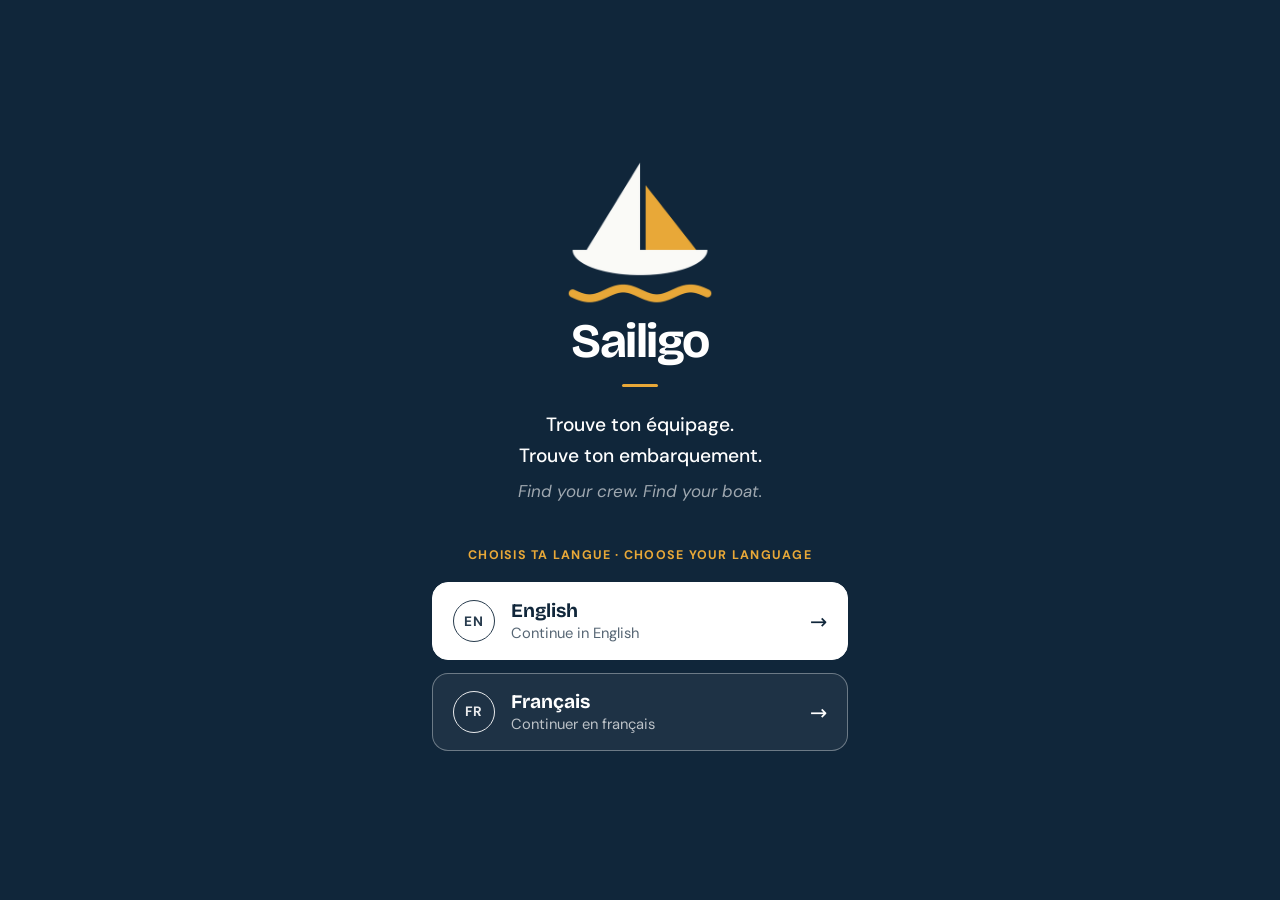
<file: index.html>
<!DOCTYPE html>
<html lang="fr">
<head>
<meta charset="utf-8">
<meta name="viewport" content="width=device-width, initial-scale=1">
<title>Sailigo — Choisis ta langue · Choose your language</title>
<meta name="description" content="Sailigo met en relation capitaines et équipier·es pour naviguer près de chez toi. Sailigo connects skippers and crew members to go sailing near you.">
<link rel="icon" href="favicon.png">
<link rel="stylesheet" href="style.css">
<link rel="alternate" hreflang="fr" href="https://sailigo.org/fr/">
<link rel="alternate" hreflang="en" href="https://sailigo.org/en/">
<link rel="alternate" hreflang="x-default" href="https://sailigo.org/">
<script>
  // Déjà venu·e et déjà choisi : on va directement à la bonne langue.
  // « replace » : le bouton Retour ne ramène pas sur ce choix.
  (function () {
    var langue = null;
    try { langue = localStorage.getItem('langue-site'); } catch (e) {}
    if (langue === 'fr' || langue === 'en') window.location.replace(langue + '/');
  })();
</script>
</head>
<body class="entree">

<main class="entree-dedans">
  <div class="entree-haut">
    <img class="entree-bateau" src="bateau.png" alt="" width="160" height="160">
    <h1>Sailigo</h1>
    <span class="entree-trait" aria-hidden="true"></span>
    <p class="entree-accroche"><span>Trouve ton équipage.</span> <span>Trouve ton embarquement.</span></p>
    <p class="entree-accroche-en" lang="en">Find your crew. Find your boat.</p>
  </div>

  <div class="entree-bas">
    <p class="entree-consigne">Choisis ta langue · <span lang="en">Choose your language</span></p>
    <a class="entree-choix" href="fr/" data-langue="fr" hreflang="fr">
      <span class="entree-code">FR</span>
      <span class="entree-libelle"><strong>Français</strong><span>Continuer en français</span></span>
      <span class="entree-fleche" aria-hidden="true">→</span>
    </a>
    <a class="entree-choix" href="en/" data-langue="en" hreflang="en" lang="en">
      <span class="entree-code">EN</span>
      <span class="entree-libelle"><strong>English</strong><span>Continue in English</span></span>
      <span class="entree-fleche" aria-hidden="true">→</span>
    </a>
  </div>
</main>

<script>
  // La langue du navigateur en premier, mise en avant.
  (function () {
    var anglais = !/^fr/i.test(navigator.language || 'fr');
    var choix = document.querySelectorAll('.entree-choix');
    var premier = anglais ? choix[1] : choix[0];
    premier.classList.add('entree-principal');
    premier.parentNode.insertBefore(premier, premier.parentNode.querySelector('.entree-choix'));
  })();
</script>
<script>
  document.querySelectorAll('[data-langue]').forEach(function (a) {
    a.addEventListener('click', function () {
      try { localStorage.setItem('langue-site', a.getAttribute('data-langue')); } catch (e) {}
    });
  });
</script>
</body>
</html>
</file>
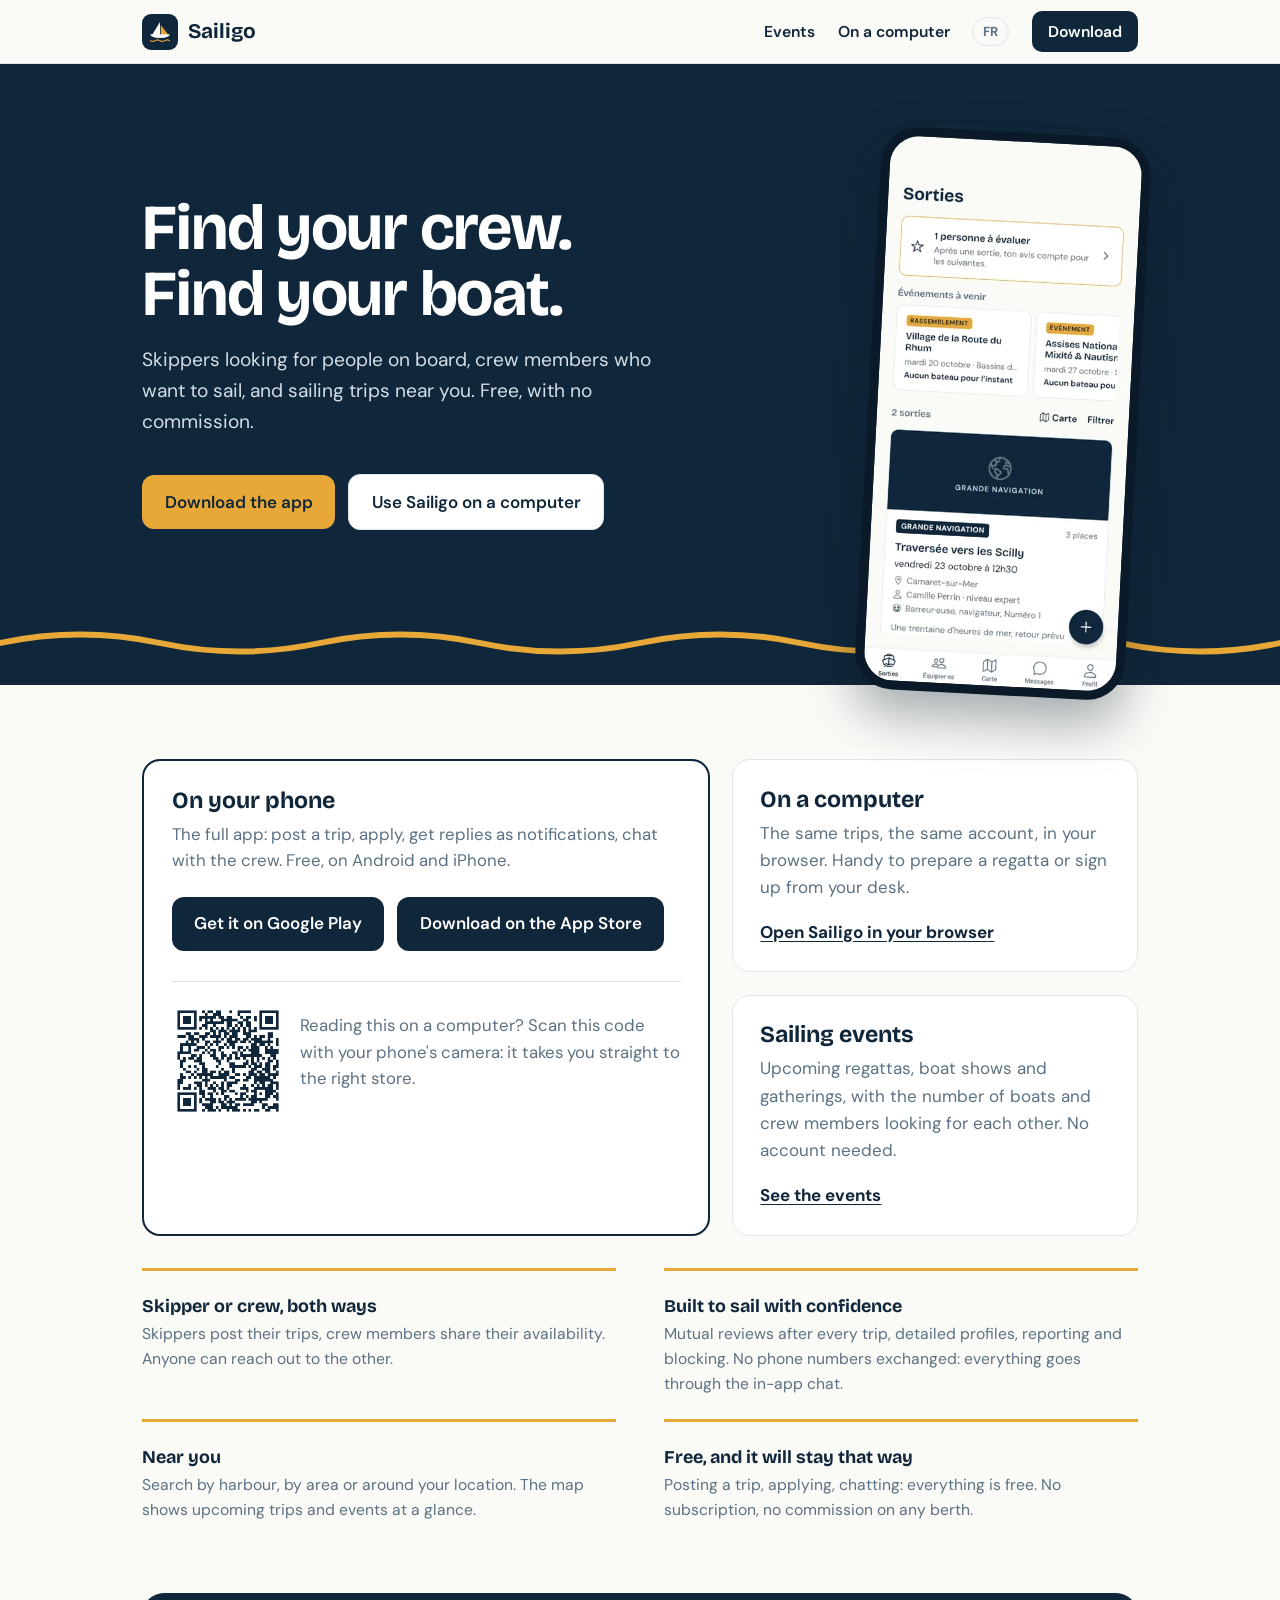
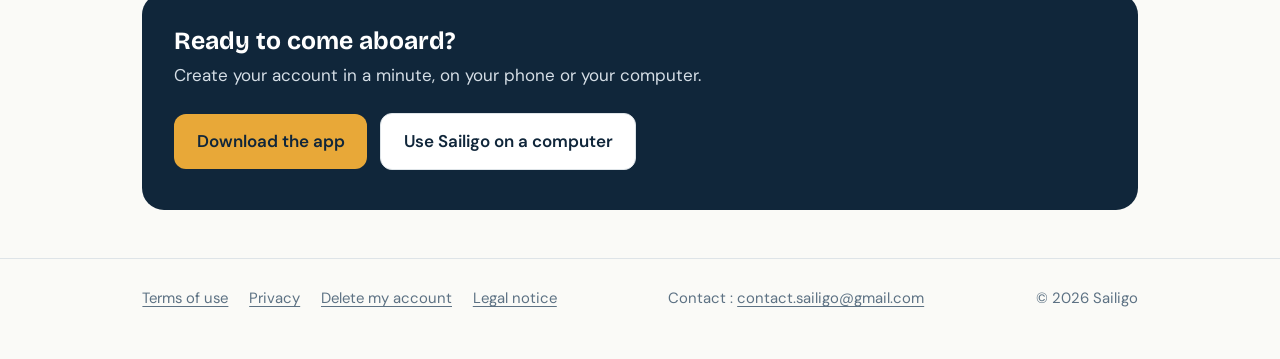
<file: en/index.html>
<!DOCTYPE html>
<html lang="en">
<head>
<meta charset="utf-8">
<meta name="viewport" content="width=device-width, initial-scale=1">
<title>Sailigo — find a crew or a boat</title>
<meta name="description" content="Sailigo connects skippers and crew members to go sailing near you. Free, on Android, iPhone and computer.">
<link rel="icon" href="../favicon.png">
<link rel="stylesheet" href="../style.css">
<link rel="alternate" hreflang="fr" href="https://sailigo.org/fr/">
<link rel="alternate" hreflang="en" href="https://sailigo.org/en/">
<link rel="alternate" hreflang="x-default" href="https://sailigo.org/">
</head>
<body>

<header class="barre">
  <div class="barre-dedans">
    <a class="marque" href="./"><img src="../icon.png" alt="" width="36" height="36"><span>Sailigo</span></a>
    <nav class="menu" aria-label="Main navigation">
      <a href="https://app.sailigo.org/evenements-public">Events</a>
      <a class="menu-ordinateur" href="https://app.sailigo.org">On a computer</a>
      <a class="menu-langue" href="../fr/" hreflang="fr" lang="fr" data-langue="fr" title="Version française">FR</a>
      <a class="menu-action" href="download.html">Download</a>
    </nav>
  </div>
</header>

<main class="accueil">
  <section class="ouverture">
    <div class="ouverture-dedans">
      <div class="ouverture-texte">
      <h1><span>Find your crew.</span> <span>Find your boat.</span></h1>
      <p class="accroche">Skippers looking for people on board, crew members who want to sail, and sailing trips near you. Free, with no commission.</p>
      <a class="bouton ambre" href="download.html">Download the app</a>
      <a class="bouton clair" href="https://app.sailigo.org">Use Sailigo on a computer</a>
      </div>
      <div class="telephone" aria-hidden="true">
        <img src="../capture-sorties.webp" alt="" width="360" height="779">
      </div>
    </div>
    <svg class="vague" viewBox="0 0 1200 40" preserveAspectRatio="none" aria-hidden="true">
      <path d="M0 20 Q 75 0 150 20 T 300 20 T 450 20 T 600 20 T 750 20 T 900 20 T 1050 20 T 1200 20"
            fill="none" stroke="#E8A838" stroke-width="7" stroke-linecap="round"/>
    </svg>
  </section>

  <section class="portes" aria-label="Get Sailigo">
    <div class="porte porte-principale">
      <h2>On your phone</h2>
      <p>The full app: post a trip, apply, get replies as notifications, chat with the crew. Free, on Android and iPhone.</p>
      <a class="bouton" href="https://play.google.com/store/apps/details?id=com.sailigo.app">Get it on Google Play</a>
      <a class="bouton" href="https://apps.apple.com/app/id6826124470">Download on the App Store</a>
      <div class="qr">
        <img src="../qr-telecharger.png" alt="QR code to download Sailigo" width="112" height="112">
        <p>Reading this on a computer? Scan this code with your phone's camera: it takes you straight to the right store.</p>
      </div>
    </div>
    <div class="porte porte-secondaire">
      <h2>On a computer</h2>
      <p>The same trips, the same account, in your browser. Handy to prepare a regatta or sign up from your desk.</p>
      <a class="lien-fort" href="https://app.sailigo.org">Open Sailigo in your browser</a>
    </div>
    <div class="porte porte-secondaire">
      <h2>Sailing events</h2>
      <p>Upcoming regattas, boat shows and gatherings, with the number of boats and crew members looking for each other. No account needed.</p>
      <a class="lien-fort" href="https://app.sailigo.org/evenements-public">See the events</a>
    </div>
  </section>

  <section class="arguments" aria-label="Why Sailigo">
    <ul>
      <li><h3>Skipper or crew, both ways</h3><p>Skippers post their trips, crew members share their availability. Anyone can reach out to the other.</p></li>
      <li><h3>Built to sail with confidence</h3><p>Mutual reviews after every trip, detailed profiles, reporting and blocking. No phone numbers exchanged: everything goes through the in-app chat.</p></li>
      <li><h3>Near you</h3><p>Search by harbour, by area or around your location. The map shows upcoming trips and events at a glance.</p></li>
      <li><h3>Free, and it will stay that way</h3><p>Posting a trip, applying, chatting: everything is free. No subscription, no commission on any berth.</p></li>
    </ul>
  </section>

  <section class="rejoindre">
    <div class="rejoindre-dedans">
      <h2>Ready to come aboard?</h2>
      <p>Create your account in a minute, on your phone or your computer.</p>
      <a class="bouton ambre" href="download.html">Download the app</a>
      <a class="bouton clair" href="https://app.sailigo.org">Use Sailigo on a computer</a>
    </div>
  </section>
</main>

<footer class="pied">
  <div class="pied-dedans">
    <nav aria-label="Legal information">
      <a href="terms.html">Terms of use</a>
      <a href="privacy.html">Privacy</a>
      <a href="delete-account.html">Delete my account</a>
      <a href="legal-notice.html">Legal notice</a>
    </nav>
    <p>Contact : <a href="mailto:contact.sailigo@gmail.com">contact.sailigo@gmail.com</a></p>
    <p>© 2026 Sailigo</p>
  </div>
</footer>

<script>
  document.querySelectorAll('[data-langue]').forEach(function (a) {
    a.addEventListener('click', function () {
      try { localStorage.setItem('langue-site', a.getAttribute('data-langue')); } catch (e) {}
    });
  });
</script>
</body>
</html>
</file>
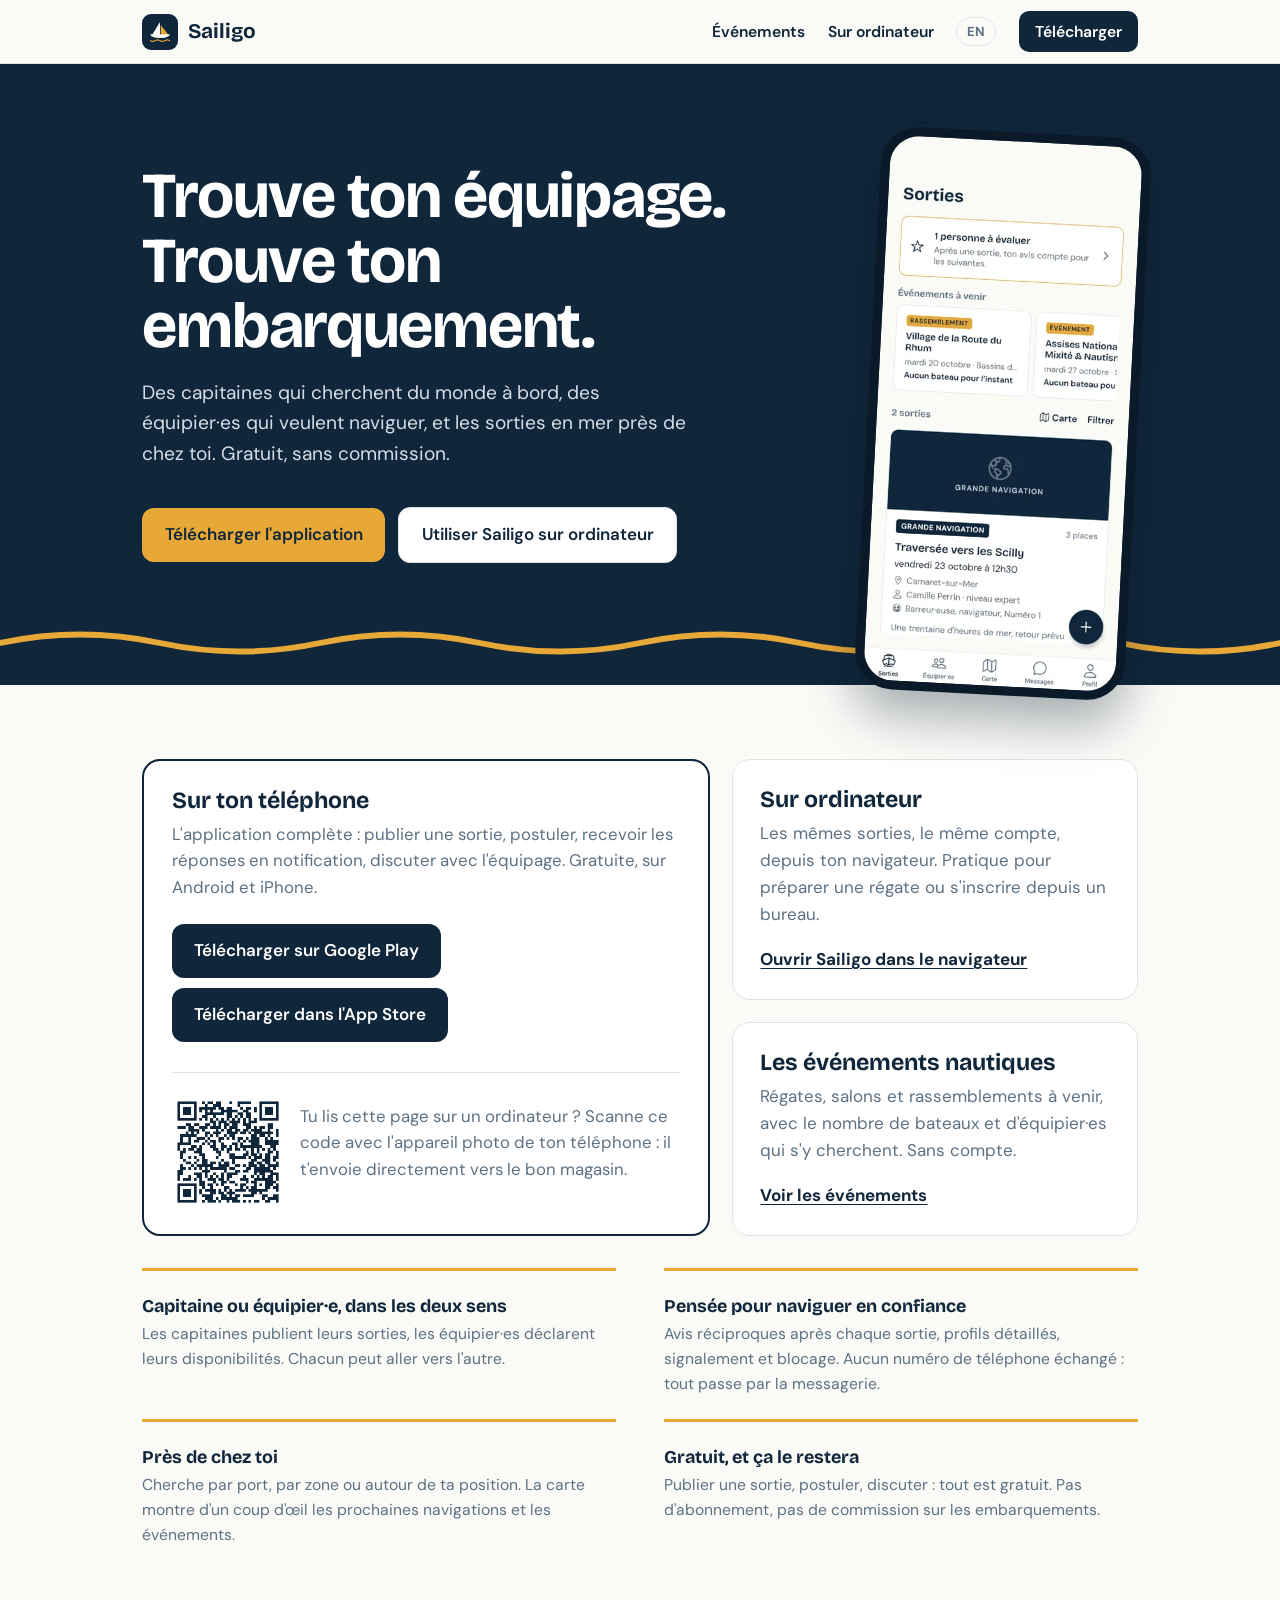
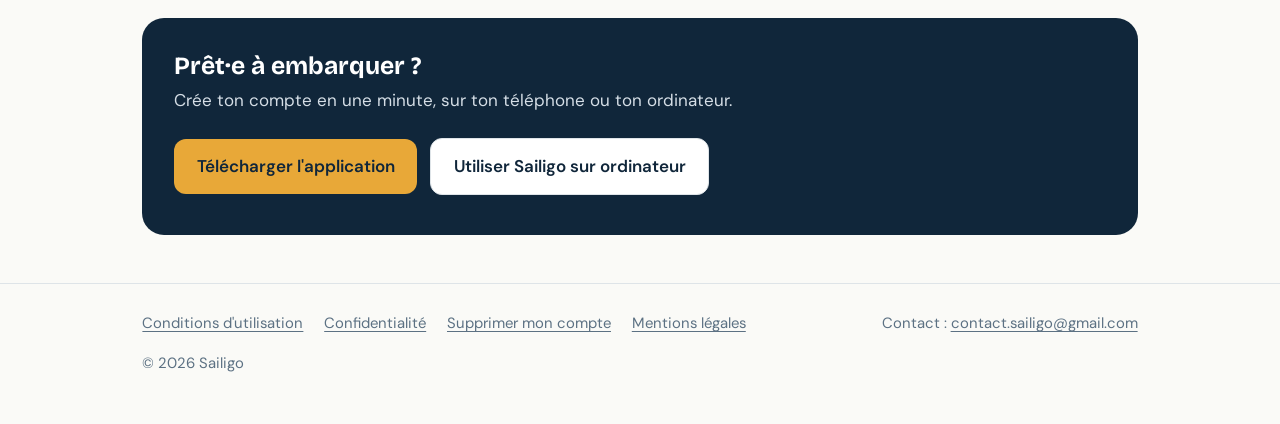
<file: fr/index.html>
<!DOCTYPE html>
<html lang="fr">
<head>
<meta charset="utf-8">
<meta name="viewport" content="width=device-width, initial-scale=1">
<title>Sailigo — trouver un équipage ou un bateau</title>
<meta name="description" content="Sailigo met en relation capitaines et équipier·es pour naviguer à la voile, près de chez toi. Gratuit, sur Android, iPhone et ordinateur.">
<link rel="icon" href="../favicon.png">
<link rel="stylesheet" href="../style.css">
<link rel="alternate" hreflang="fr" href="https://sailigo.org/fr/">
<link rel="alternate" hreflang="en" href="https://sailigo.org/en/">
<link rel="alternate" hreflang="x-default" href="https://sailigo.org/">
</head>
<body>

<header class="barre">
  <div class="barre-dedans">
    <a class="marque" href="./"><img src="../icon.png" alt="" width="36" height="36"><span>Sailigo</span></a>
    <nav class="menu" aria-label="Navigation principale">
      <a href="https://app.sailigo.org/evenements-public">Événements</a>
      <a class="menu-ordinateur" href="https://app.sailigo.org">Sur ordinateur</a>
      <a class="menu-langue" href="../en/" hreflang="en" lang="en" data-langue="en" title="English version">EN</a>
      <a class="menu-action" href="../telecharger.html">Télécharger</a>
    </nav>
  </div>
</header>

<main class="accueil">
  <section class="ouverture">
    <div class="ouverture-dedans">
      <div class="ouverture-texte">
      <h1><span>Trouve ton équipage.</span> <span>Trouve ton embarquement.</span></h1>
      <p class="accroche">Des capitaines qui cherchent du monde à bord, des équipier·es qui veulent naviguer, et les sorties en mer près de chez toi. Gratuit, sans commission.</p>
      <a class="bouton ambre" href="../telecharger.html">Télécharger l'application</a>
      <a class="bouton clair" href="https://app.sailigo.org">Utiliser Sailigo sur ordinateur</a>
      </div>
      <div class="telephone" aria-hidden="true">
        <img src="../capture-sorties.webp" alt="" width="360" height="779">
      </div>
    </div>
    <svg class="vague" viewBox="0 0 1200 40" preserveAspectRatio="none" aria-hidden="true">
      <path d="M0 20 Q 75 0 150 20 T 300 20 T 450 20 T 600 20 T 750 20 T 900 20 T 1050 20 T 1200 20"
            fill="none" stroke="#E8A838" stroke-width="7" stroke-linecap="round"/>
    </svg>
  </section>

  <section class="portes" aria-label="Accéder à Sailigo">
    <div class="porte porte-principale">
      <h2>Sur ton téléphone</h2>
      <p>L'application complète : publier une sortie, postuler, recevoir les réponses en notification, discuter avec l'équipage. Gratuite, sur Android et iPhone.</p>
      <a class="bouton" href="https://play.google.com/store/apps/details?id=com.sailigo.app">Télécharger sur Google Play</a>
      <a class="bouton" href="https://apps.apple.com/fr/app/id6826124470">Télécharger dans l'App Store</a>
      <div class="qr">
        <img src="../qr-telecharger.png" alt="QR code de téléchargement de Sailigo" width="112" height="112">
        <p>Tu lis cette page sur un ordinateur ? Scanne ce code avec l'appareil photo de ton téléphone : il t'envoie directement vers le bon magasin.</p>
      </div>
    </div>
    <div class="porte porte-secondaire">
      <h2>Sur ordinateur</h2>
      <p>Les mêmes sorties, le même compte, depuis ton navigateur. Pratique pour préparer une régate ou s'inscrire depuis un bureau.</p>
      <a class="lien-fort" href="https://app.sailigo.org">Ouvrir Sailigo dans le navigateur</a>
    </div>
    <div class="porte porte-secondaire">
      <h2>Les événements nautiques</h2>
      <p>Régates, salons et rassemblements à venir, avec le nombre de bateaux et d'équipier·es qui s'y cherchent. Sans compte.</p>
      <a class="lien-fort" href="https://app.sailigo.org/evenements-public">Voir les événements</a>
    </div>
  </section>

  <section class="arguments" aria-label="Pourquoi Sailigo">
    <ul>
      <li><h3>Capitaine ou équipier·e, dans les deux sens</h3><p>Les capitaines publient leurs sorties, les équipier·es déclarent leurs disponibilités. Chacun peut aller vers l'autre.</p></li>
      <li><h3>Pensée pour naviguer en confiance</h3><p>Avis réciproques après chaque sortie, profils détaillés, signalement et blocage. Aucun numéro de téléphone échangé : tout passe par la messagerie.</p></li>
      <li><h3>Près de chez toi</h3><p>Cherche par port, par zone ou autour de ta position. La carte montre d'un coup d'œil les prochaines navigations et les événements.</p></li>
      <li><h3>Gratuit, et ça le restera</h3><p>Publier une sortie, postuler, discuter : tout est gratuit. Pas d'abonnement, pas de commission sur les embarquements.</p></li>
    </ul>
  </section>

  <section class="rejoindre">
    <div class="rejoindre-dedans">
      <h2>Prêt·e à embarquer ?</h2>
      <p>Crée ton compte en une minute, sur ton téléphone ou ton ordinateur.</p>
      <a class="bouton ambre" href="../telecharger.html">Télécharger l'application</a>
      <a class="bouton clair" href="https://app.sailigo.org">Utiliser Sailigo sur ordinateur</a>
    </div>
  </section>
</main>

<footer class="pied">
  <div class="pied-dedans">
    <nav aria-label="Informations légales">
      <a href="../conditions.html">Conditions d'utilisation</a>
      <a href="../confidentialite.html">Confidentialité</a>
      <a href="../suppression-compte.html">Supprimer mon compte</a>
      <a href="../mentions-legales.html">Mentions légales</a>
    </nav>
    <p>Contact : <a href="mailto:contact.sailigo@gmail.com">contact.sailigo@gmail.com</a></p>
    <p>© 2026 Sailigo</p>
  </div>
</footer>

<script>
  document.querySelectorAll('[data-langue]').forEach(function (a) {
    a.addEventListener('click', function () {
      try { localStorage.setItem('langue-site', a.getAttribute('data-langue')); } catch (e) {}
    });
  });
</script>
</body>
</html>
</file>
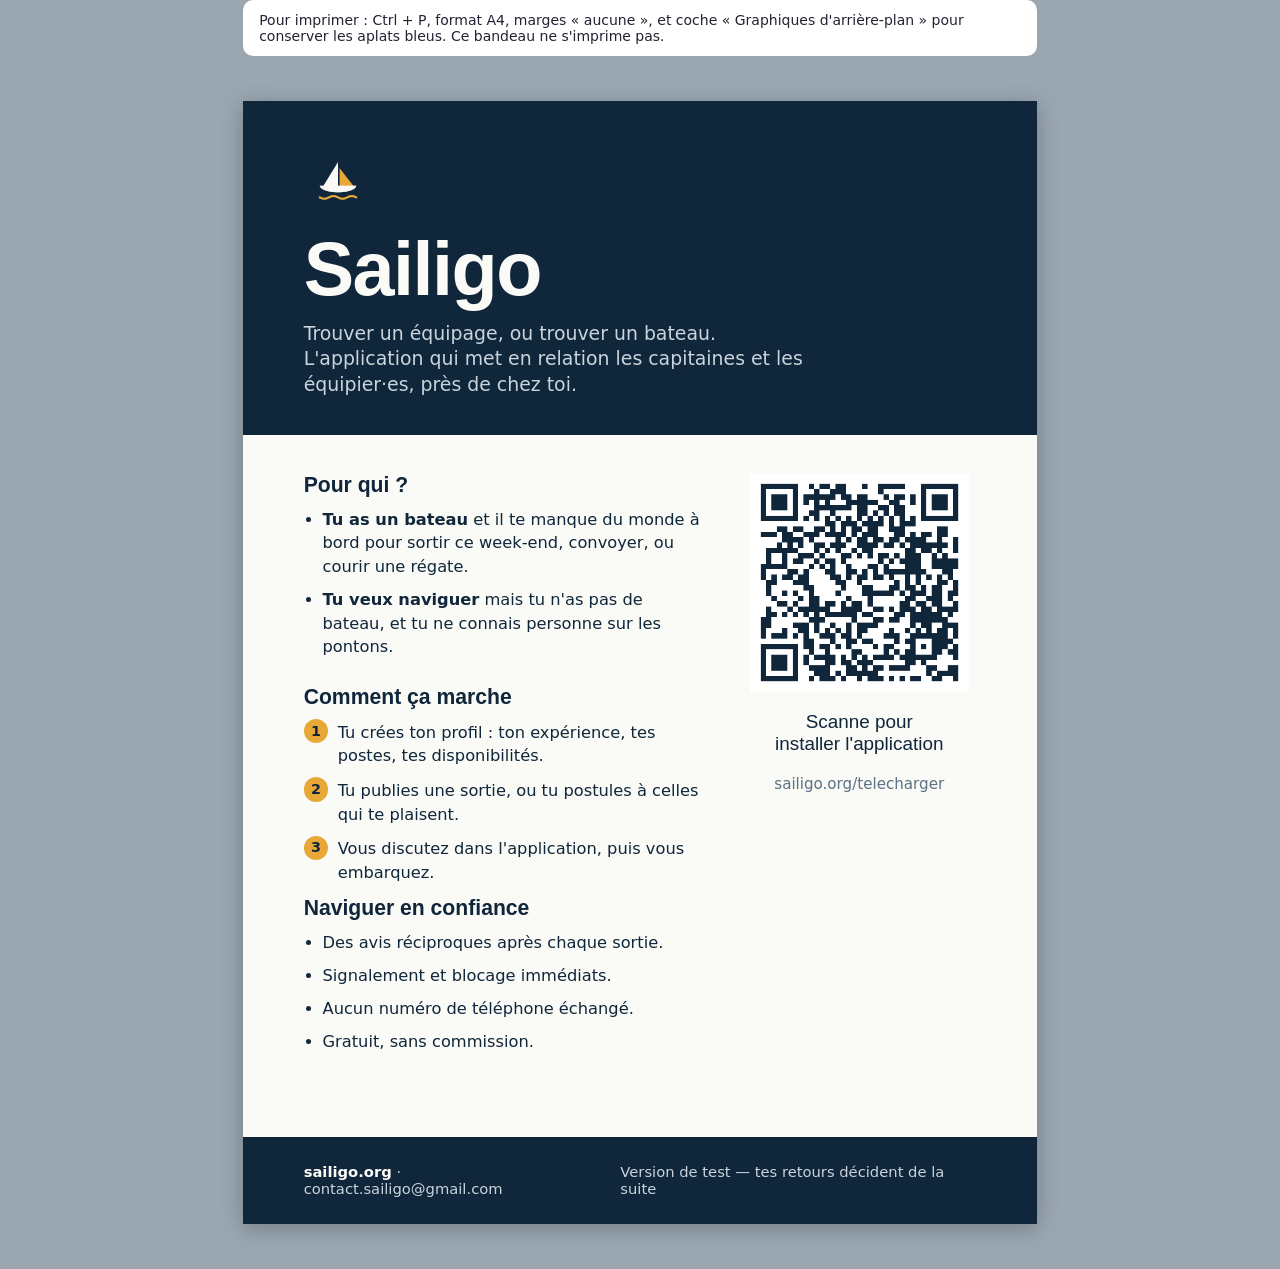
<file: affiche.html>
<!DOCTYPE html>
<html lang="fr">
<head>
<meta charset="utf-8">
<title>Sailigo — affiche A4</title>
<link rel="icon" href="favicon.png">
<style>
  /* Affiche A4 : à ouvrir dans un navigateur, puis Ctrl + P.
     Les marges sont gérées ici ; dans la fenêtre d'impression, choisis
     « Graphiques d'arrière-plan » pour garder les aplats de couleur. */
  @page { size: A4 portrait; margin: 0; }

  :root {
    --encre: #10263A;
    --encre-douce: #5C7183;
    --ambre: #E8A838;
    --fond: #FAFAF7;
  }

  * { box-sizing: border-box; }

  body {
    margin: 0;
    background: #9aa7b1;                 /* visible à l'écran, jamais imprimé */
    font-family: 'DM Sans', system-ui, sans-serif;
    color: var(--encre);
  }

  .feuille {
    width: 210mm;
    height: 297mm;
    margin: 12mm auto;
    background: var(--fond);
    display: flex;
    flex-direction: column;
    overflow: hidden;
    box-shadow: 0 4px 20px rgba(0,0,0,.25);
  }

  header {
    background: var(--encre);
    color: var(--fond);
    padding: 12mm 16mm 10mm;
  }
  header img { width: 18mm; height: 18mm; border-radius: 5mm; display: block; margin-bottom: 5mm; }
  h1 {
    font-family: 'Bricolage Grotesque', sans-serif;
    font-weight: 700;
    font-size: 20mm;
    line-height: .95;
    margin: 0;
    letter-spacing: -0.02em;
  }
  .accroche {
    font-size: 5mm;
    line-height: 1.35;
    margin: 4mm 0 0;
    color: #C9D4DC;
    max-width: 140mm;
  }

  .corps { flex: 1; padding: 10mm 16mm 8mm; display: flex; gap: 11mm; }
  .colonne { flex: 1; }

  h2 {
    font-family: 'Bricolage Grotesque', sans-serif;
    font-size: 5.6mm;
    margin: 0 0 3mm;
  }
  ul { margin: 0 0 7mm; padding-left: 5mm; }
  li { font-size: 4.3mm; line-height: 1.45; margin-bottom: 2.5mm; }
  li strong { font-weight: 600; }

  .qr {
    width: 62mm;
    text-align: center;
  }
  .qr img { width: 58mm; height: 58mm; display: block; margin: 0 auto 4mm; }
  .qr .scanne {
    font-family: 'Bricolage Grotesque', sans-serif;
    font-size: 5mm;
    line-height: 1.2;
  }
  .qr .adresse {
    font-size: 4mm;
    color: var(--encre-douce);
    margin-top: 2mm;
    word-break: break-all;
  }

  .etapes { counter-reset: e; padding: 0; list-style: none; margin: 0; }
  .etapes li {
    counter-increment: e;
    position: relative;
    padding-left: 9mm;
    margin-bottom: 3mm;
  }
  .etapes li::before {
    content: counter(e);
    position: absolute;
    left: 0;
    top: -0.5mm;
    width: 6.5mm;
    height: 6.5mm;
    border-radius: 50%;
    background: var(--ambre);
    color: var(--encre);
    font-weight: 700;
    font-size: 3.8mm;
    display: flex;
    align-items: center;
    justify-content: center;
  }

  footer {
    background: var(--encre);
    color: #C9D4DC;
    padding: 7mm 16mm;
    font-size: 3.9mm;
    display: flex;
    justify-content: space-between;
    gap: 6mm;
  }
  footer strong { color: var(--fond); }

  @media print {
    body { background: none; }
    .feuille { margin: 0; box-shadow: none; }
    .aide { display: none; }
  }

  .aide {
    max-width: 210mm;
    margin: 0 auto 12mm;
    font-size: 14px;
    color: #223;
    background: #fff;
    border-radius: 10px;
    padding: 12px 16px;
  }
</style>
</head>
<body>

<p class="aide">
  Pour imprimer : Ctrl + P, format A4, marges « aucune », et coche
  « Graphiques d'arrière-plan » pour conserver les aplats bleus. Ce
  bandeau ne s'imprime pas.
</p>

<div class="feuille">

  <header>
    <img src="icon.png" alt="">
    <h1>Sailigo</h1>
    <p class="accroche">
      Trouver un équipage, ou trouver un bateau. L'application qui met en
      relation les capitaines et les équipier·es, près de chez toi.
    </p>
  </header>

  <div class="corps">
    <div class="colonne">
      <h2>Pour qui ?</h2>
      <ul>
        <li><strong>Tu as un bateau</strong> et il te manque du monde à bord pour sortir ce week-end, convoyer, ou courir une régate.</li>
        <li><strong>Tu veux naviguer</strong> mais tu n'as pas de bateau, et tu ne connais personne sur les pontons.</li>
      </ul>

      <h2>Comment ça marche</h2>
      <ol class="etapes">
        <li>Tu crées ton profil : ton expérience, tes postes, tes disponibilités.</li>
        <li>Tu publies une sortie, ou tu postules à celles qui te plaisent.</li>
        <li>Vous discutez dans l'application, puis vous embarquez.</li>
      </ol>

      <h2>Naviguer en confiance</h2>
      <ul>
        <li>Des avis réciproques après chaque sortie.</li>
        <li>Signalement et blocage immédiats.</li>
        <li>Aucun numéro de téléphone échangé.</li>
        <li>Gratuit, sans commission.</li>
      </ul>
    </div>

    <div class="qr">
      <img src="qr-telecharger.png" alt="QR code vers sailigo.org">
      <p class="scanne">Scanne pour<br>installer l'application</p>
      <p class="adresse">sailigo.org/telecharger</p>
    </div>
  </div>

  <footer>
    <span><strong>sailigo.org</strong> · contact.sailigo@gmail.com</span>
    <span>Version de test — tes retours décident de la suite</span>
  </footer>

</div>

</body>
</html>
</file>
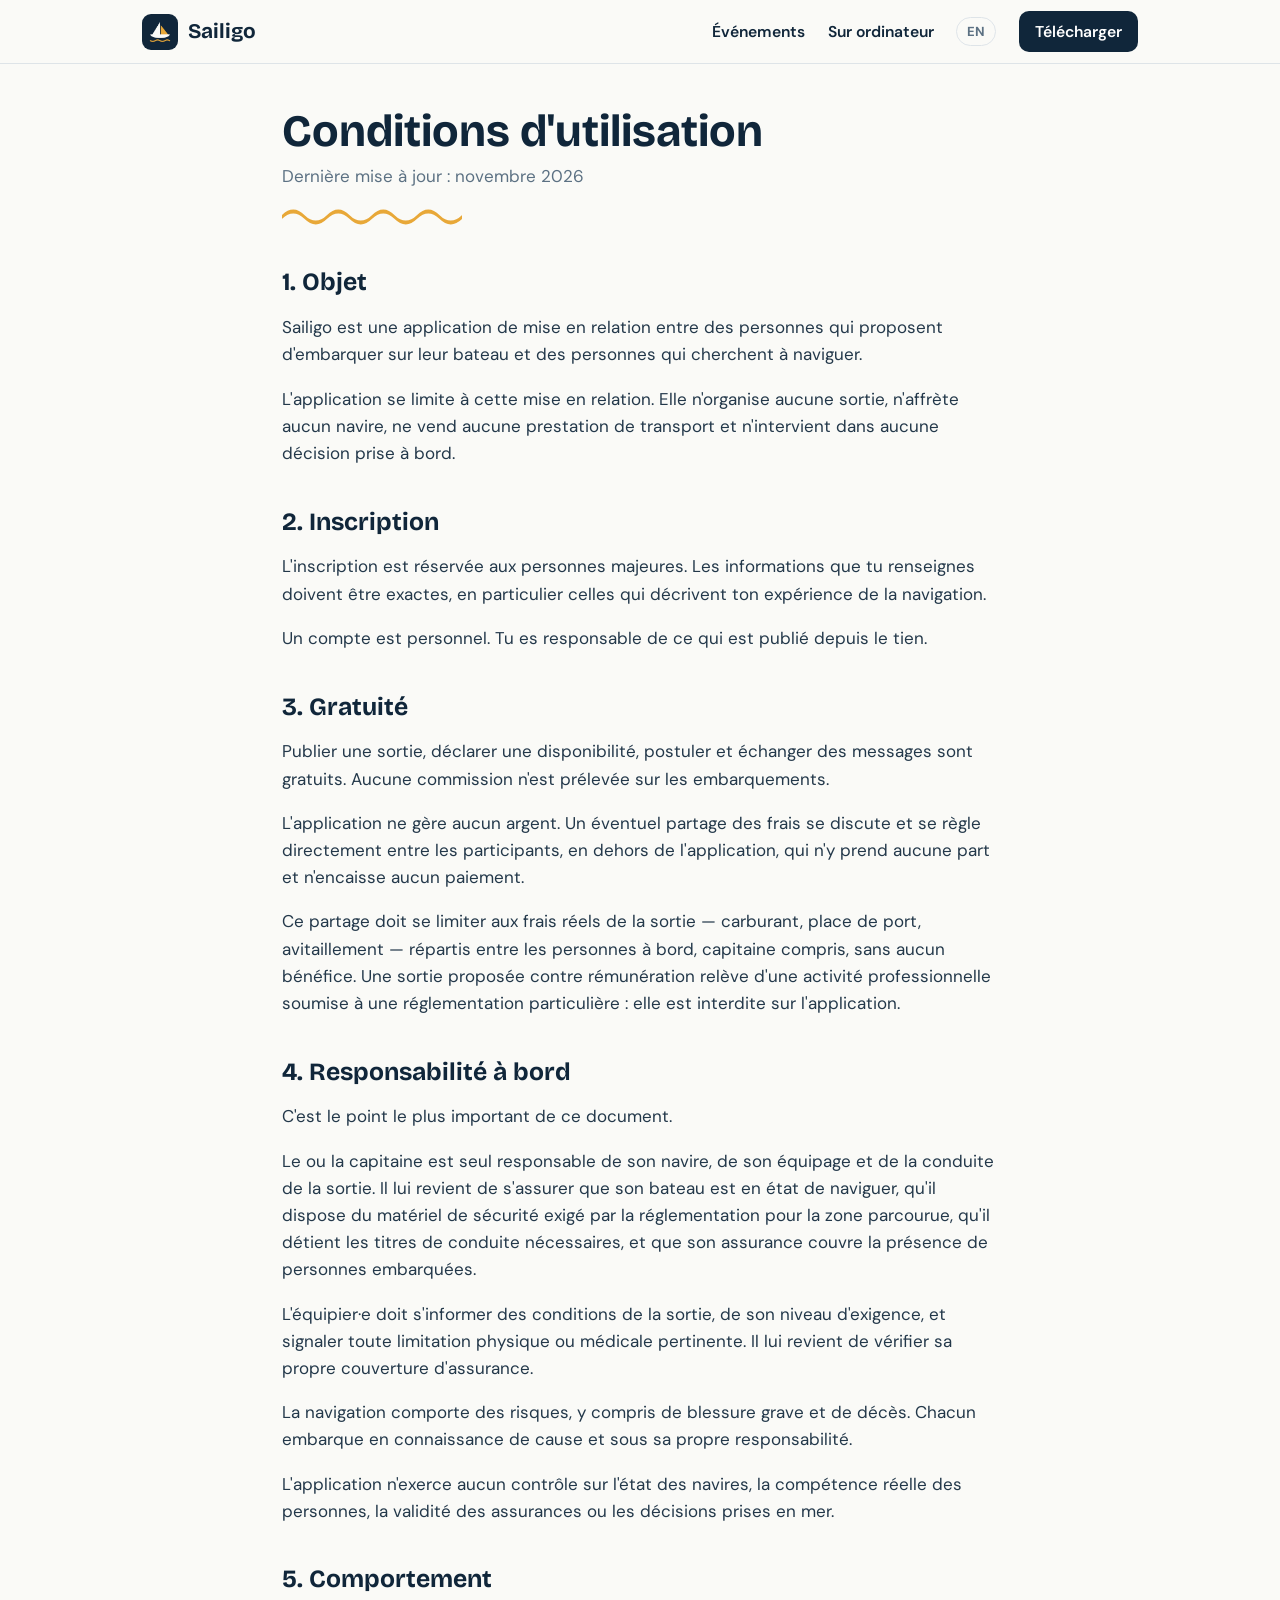
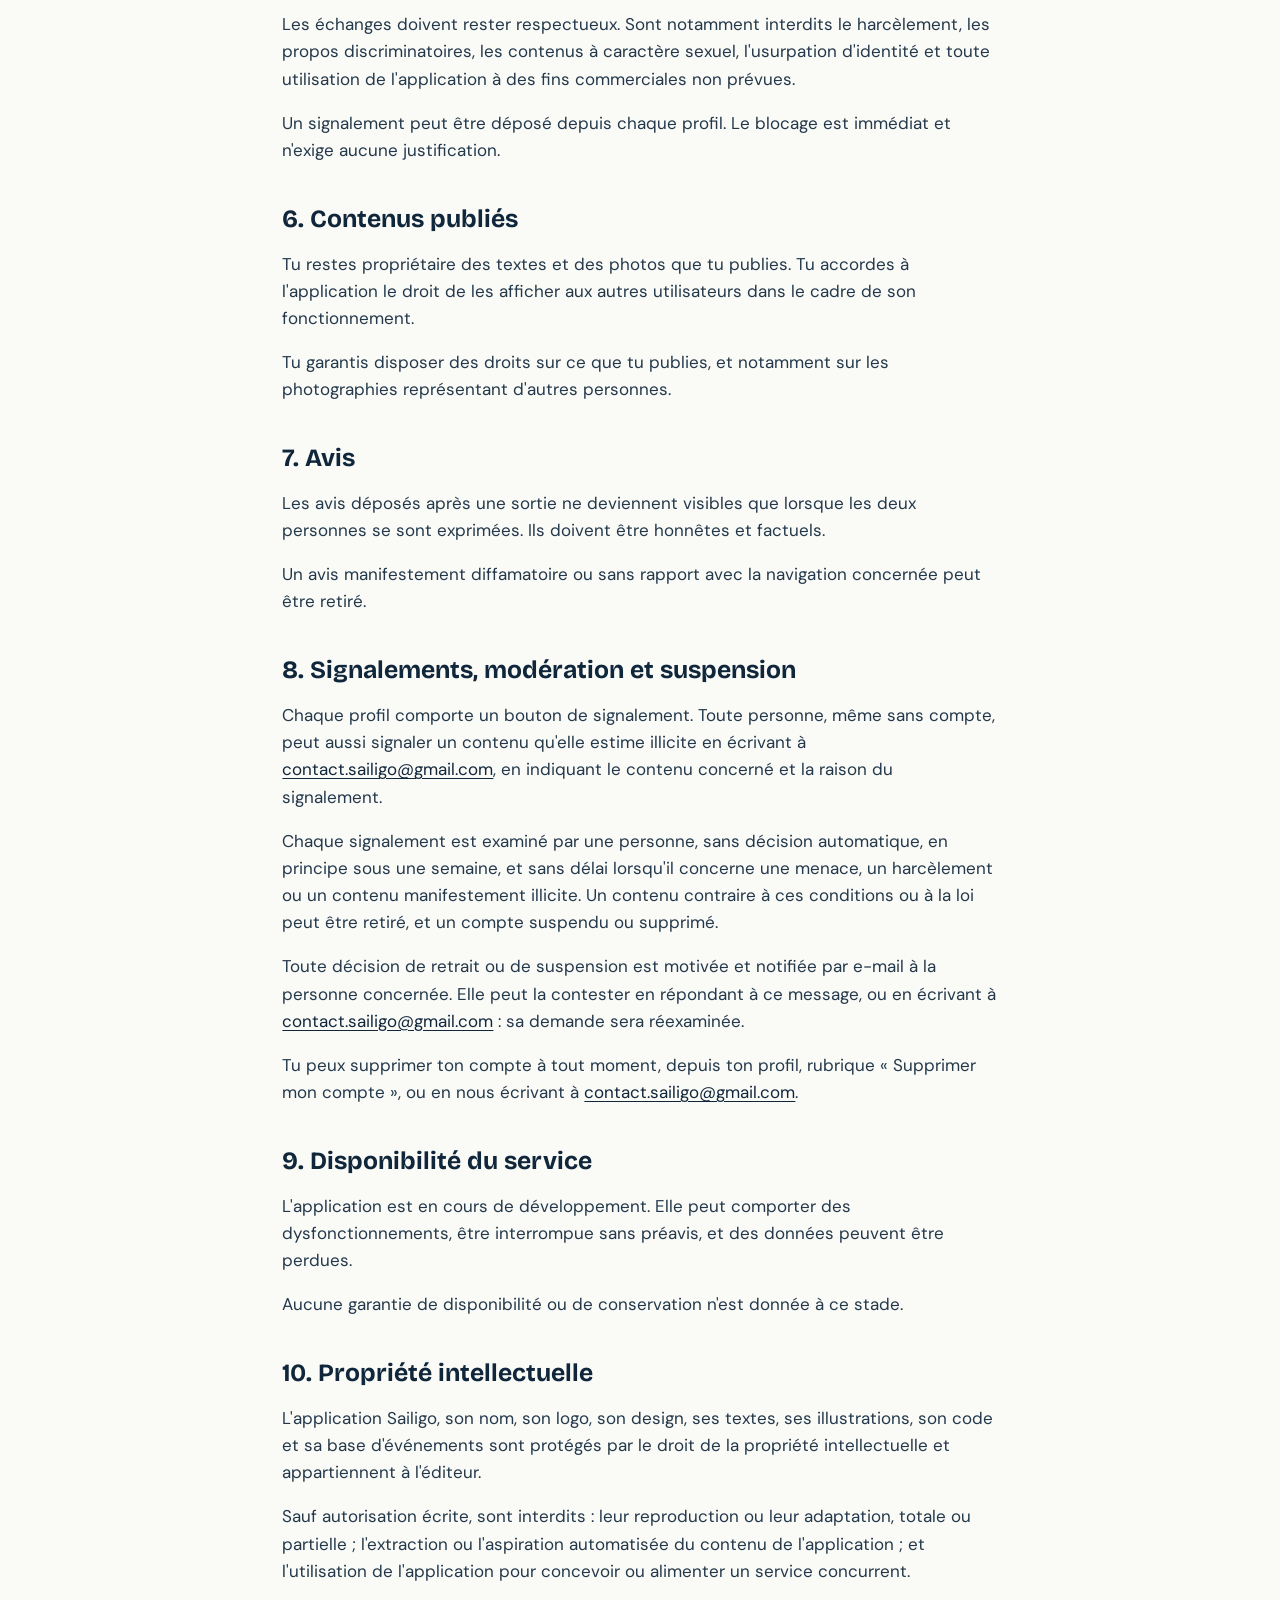
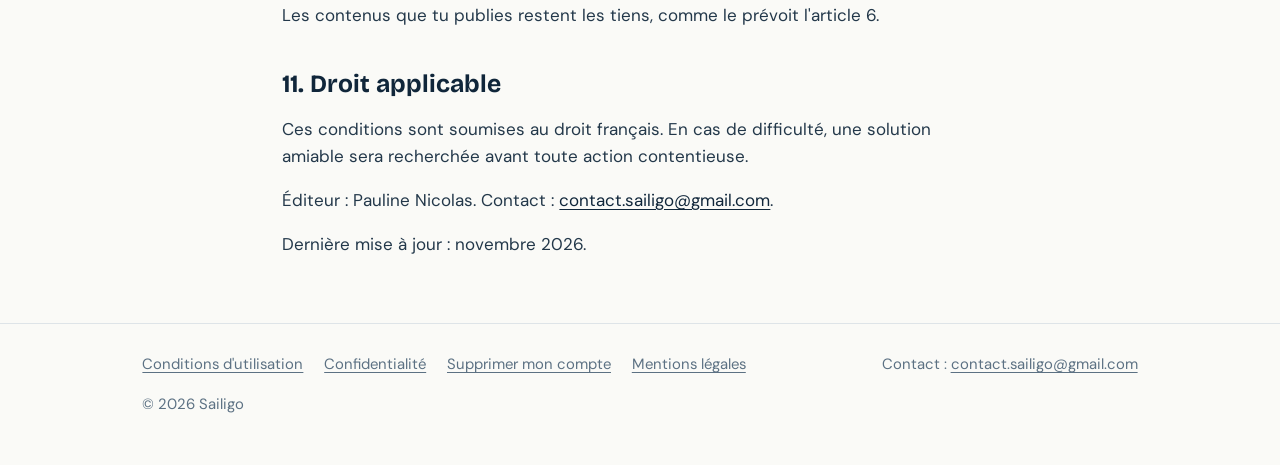
<file: conditions.html>
<!DOCTYPE html>
<html lang="fr">
<head>
<meta charset="utf-8">
<meta name="viewport" content="width=device-width, initial-scale=1">
<title>Conditions d&#x27;utilisation — Sailigo</title>
<meta name="description" content="Conditions d&#x27;utilisation de l&#x27;application Sailigo.">
<link rel="icon" href="favicon.png">
<link rel="stylesheet" href="style.css">
<link rel="alternate" hreflang="fr" href="https://sailigo.org/conditions.html">
<link rel="alternate" hreflang="en" href="https://sailigo.org/en/terms.html">
<link rel="alternate" hreflang="x-default" href="https://sailigo.org/">
</head>
<body>
<header class="barre">
  <div class="barre-dedans">
    <a class="marque" href="fr/"><img src="icon.png" alt="" width="36" height="36"><span>Sailigo</span></a>
    <nav class="menu" aria-label="Navigation principale">
      <a href="https://app.sailigo.org/evenements-public">Événements</a>
      <a class="menu-ordinateur" href="https://app.sailigo.org">Sur ordinateur</a>
      <a class="menu-langue" href="en/terms.html" hreflang="en" lang="en" data-langue="en" title="English version">EN</a>
      <a class="menu-action" href="telecharger.html">Télécharger</a>
    </nav>
  </div>
</header>

<main class="document">
  <h1>Conditions d&#x27;utilisation</h1>
  <p class="maj">Dernière mise à jour : novembre 2026</p>
  <svg class="vague vague-titre" viewBox="0 0 1200 40" preserveAspectRatio="none" aria-hidden="true">
  <path d="M0 20 Q 75 0 150 20 T 300 20 T 450 20 T 600 20 T 750 20 T 900 20 T 1050 20 T 1200 20"
        fill="none" stroke="#E8A838" stroke-width="7" stroke-linecap="round"/>
</svg>
<section><h2>1. Objet</h2>
<p>Sailigo est une application de mise en relation entre des personnes qui proposent d'embarquer sur leur bateau et des personnes qui cherchent à naviguer.</p>
<p>L'application se limite à cette mise en relation. Elle n'organise aucune sortie, n'affrète aucun navire, ne vend aucune prestation de transport et n'intervient dans aucune décision prise à bord.</p></section>
<section><h2>2. Inscription</h2>
<p>L'inscription est réservée aux personnes majeures. Les informations que tu renseignes doivent être exactes, en particulier celles qui décrivent ton expérience de la navigation.</p>
<p>Un compte est personnel. Tu es responsable de ce qui est publié depuis le tien.</p></section>
<section><h2>3. Gratuité</h2>
<p>Publier une sortie, déclarer une disponibilité, postuler et échanger des messages sont gratuits. Aucune commission n'est prélevée sur les embarquements.</p>
<p>L'application ne gère aucun argent. Un éventuel partage des frais se discute et se règle directement entre les participants, en dehors de l'application, qui n'y prend aucune part et n'encaisse aucun paiement.</p>
<p>Ce partage doit se limiter aux frais réels de la sortie — carburant, place de port, avitaillement — répartis entre les personnes à bord, capitaine compris, sans aucun bénéfice. Une sortie proposée contre rémunération relève d'une activité professionnelle soumise à une réglementation particulière : elle est interdite sur l'application.</p></section>
<section><h2>4. Responsabilité à bord</h2>
<p>C'est le point le plus important de ce document.</p>
<p>Le ou la capitaine est seul responsable de son navire, de son équipage et de la conduite de la sortie. Il lui revient de s'assurer que son bateau est en état de naviguer, qu'il dispose du matériel de sécurité exigé par la réglementation pour la zone parcourue, qu'il détient les titres de conduite nécessaires, et que son assurance couvre la présence de personnes embarquées.</p>
<p>L'équipier·e doit s'informer des conditions de la sortie, de son niveau d'exigence, et signaler toute limitation physique ou médicale pertinente. Il lui revient de vérifier sa propre couverture d'assurance.</p>
<p>La navigation comporte des risques, y compris de blessure grave et de décès. Chacun embarque en connaissance de cause et sous sa propre responsabilité.</p>
<p>L'application n'exerce aucun contrôle sur l'état des navires, la compétence réelle des personnes, la validité des assurances ou les décisions prises en mer.</p></section>
<section><h2>5. Comportement</h2>
<p>Les échanges doivent rester respectueux. Sont notamment interdits le harcèlement, les propos discriminatoires, les contenus à caractère sexuel, l'usurpation d'identité et toute utilisation de l'application à des fins commerciales non prévues.</p>
<p>Un signalement peut être déposé depuis chaque profil. Le blocage est immédiat et n'exige aucune justification.</p></section>
<section><h2>6. Contenus publiés</h2>
<p>Tu restes propriétaire des textes et des photos que tu publies. Tu accordes à l'application le droit de les afficher aux autres utilisateurs dans le cadre de son fonctionnement.</p>
<p>Tu garantis disposer des droits sur ce que tu publies, et notamment sur les photographies représentant d'autres personnes.</p></section>
<section><h2>7. Avis</h2>
<p>Les avis déposés après une sortie ne deviennent visibles que lorsque les deux personnes se sont exprimées. Ils doivent être honnêtes et factuels.</p>
<p>Un avis manifestement diffamatoire ou sans rapport avec la navigation concernée peut être retiré.</p></section>
<section><h2>8. Signalements, modération et suspension</h2>
<p>Chaque profil comporte un bouton de signalement. Toute personne, même sans compte, peut aussi signaler un contenu qu'elle estime illicite en écrivant à <a href="mailto:contact.sailigo@gmail.com">contact.sailigo@gmail.com</a>, en indiquant le contenu concerné et la raison du signalement.</p>
<p>Chaque signalement est examiné par une personne, sans décision automatique, en principe sous une semaine, et sans délai lorsqu'il concerne une menace, un harcèlement ou un contenu manifestement illicite. Un contenu contraire à ces conditions ou à la loi peut être retiré, et un compte suspendu ou supprimé.</p>
<p>Toute décision de retrait ou de suspension est motivée et notifiée par e-mail à la personne concernée. Elle peut la contester en répondant à ce message, ou en écrivant à <a href="mailto:contact.sailigo@gmail.com">contact.sailigo@gmail.com</a> : sa demande sera réexaminée.</p>
<p>Tu peux supprimer ton compte à tout moment, depuis ton profil, rubrique « Supprimer mon compte », ou en nous écrivant à <a href="mailto:contact.sailigo@gmail.com">contact.sailigo@gmail.com</a>.</p></section>
<section><h2>9. Disponibilité du service</h2>
<p>L'application est en cours de développement. Elle peut comporter des dysfonctionnements, être interrompue sans préavis, et des données peuvent être perdues.</p>
<p>Aucune garantie de disponibilité ou de conservation n'est donnée à ce stade.</p></section>
<section><h2>10. Propriété intellectuelle</h2>
<p>L'application Sailigo, son nom, son logo, son design, ses textes, ses illustrations, son code et sa base d'événements sont protégés par le droit de la propriété intellectuelle et appartiennent à l'éditeur.</p>
<p>Sauf autorisation écrite, sont interdits : leur reproduction ou leur adaptation, totale ou partielle ; l'extraction ou l'aspiration automatisée du contenu de l'application ; et l'utilisation de l'application pour concevoir ou alimenter un service concurrent.</p>
<p>Les contenus que tu publies restent les tiens, comme le prévoit l'article 6.</p></section>
<section><h2>11. Droit applicable</h2>
<p>Ces conditions sont soumises au droit français. En cas de difficulté, une solution amiable sera recherchée avant toute action contentieuse.</p>
<p>Éditeur : Pauline Nicolas. Contact : <a href="mailto:contact.sailigo@gmail.com">contact.sailigo@gmail.com</a>.</p>
<p>Dernière mise à jour : novembre 2026.</p></section>
</main>
<footer class="pied">
  <div class="pied-dedans">
    <nav aria-label="Informations légales">
      <a href="conditions.html">Conditions d'utilisation</a>
      <a href="confidentialite.html">Confidentialité</a>
      <a href="suppression-compte.html">Supprimer mon compte</a>
      <a href="mentions-legales.html">Mentions légales</a>
    </nav>
    <p>Contact : <a href="mailto:contact.sailigo@gmail.com">contact.sailigo@gmail.com</a></p>
    <p>© 2026 Sailigo</p>
  </div>
</footer>
<script>
  document.querySelectorAll('[data-langue]').forEach(function (a) {
    a.addEventListener('click', function () {
      try { localStorage.setItem('langue-site', a.getAttribute('data-langue')); } catch (e) {}
    });
  });
</script>
</body>
</html>
</file>
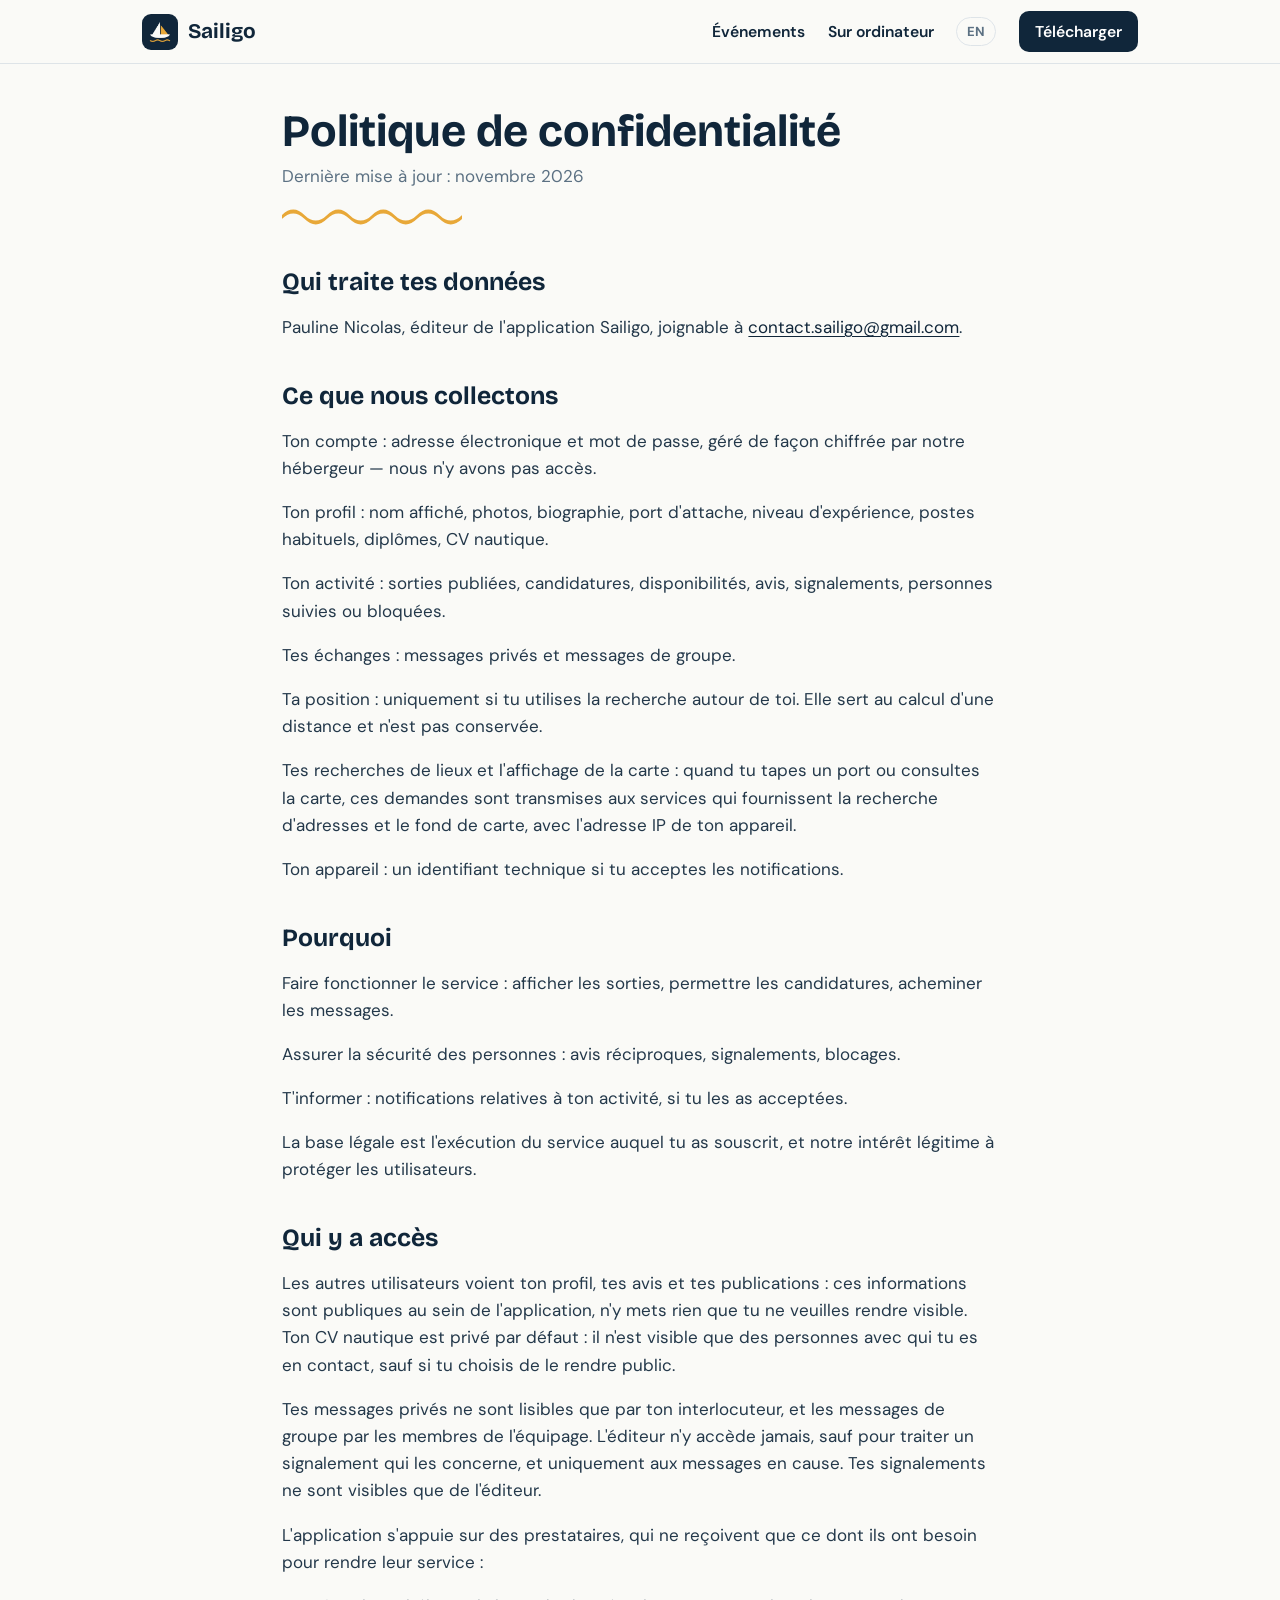
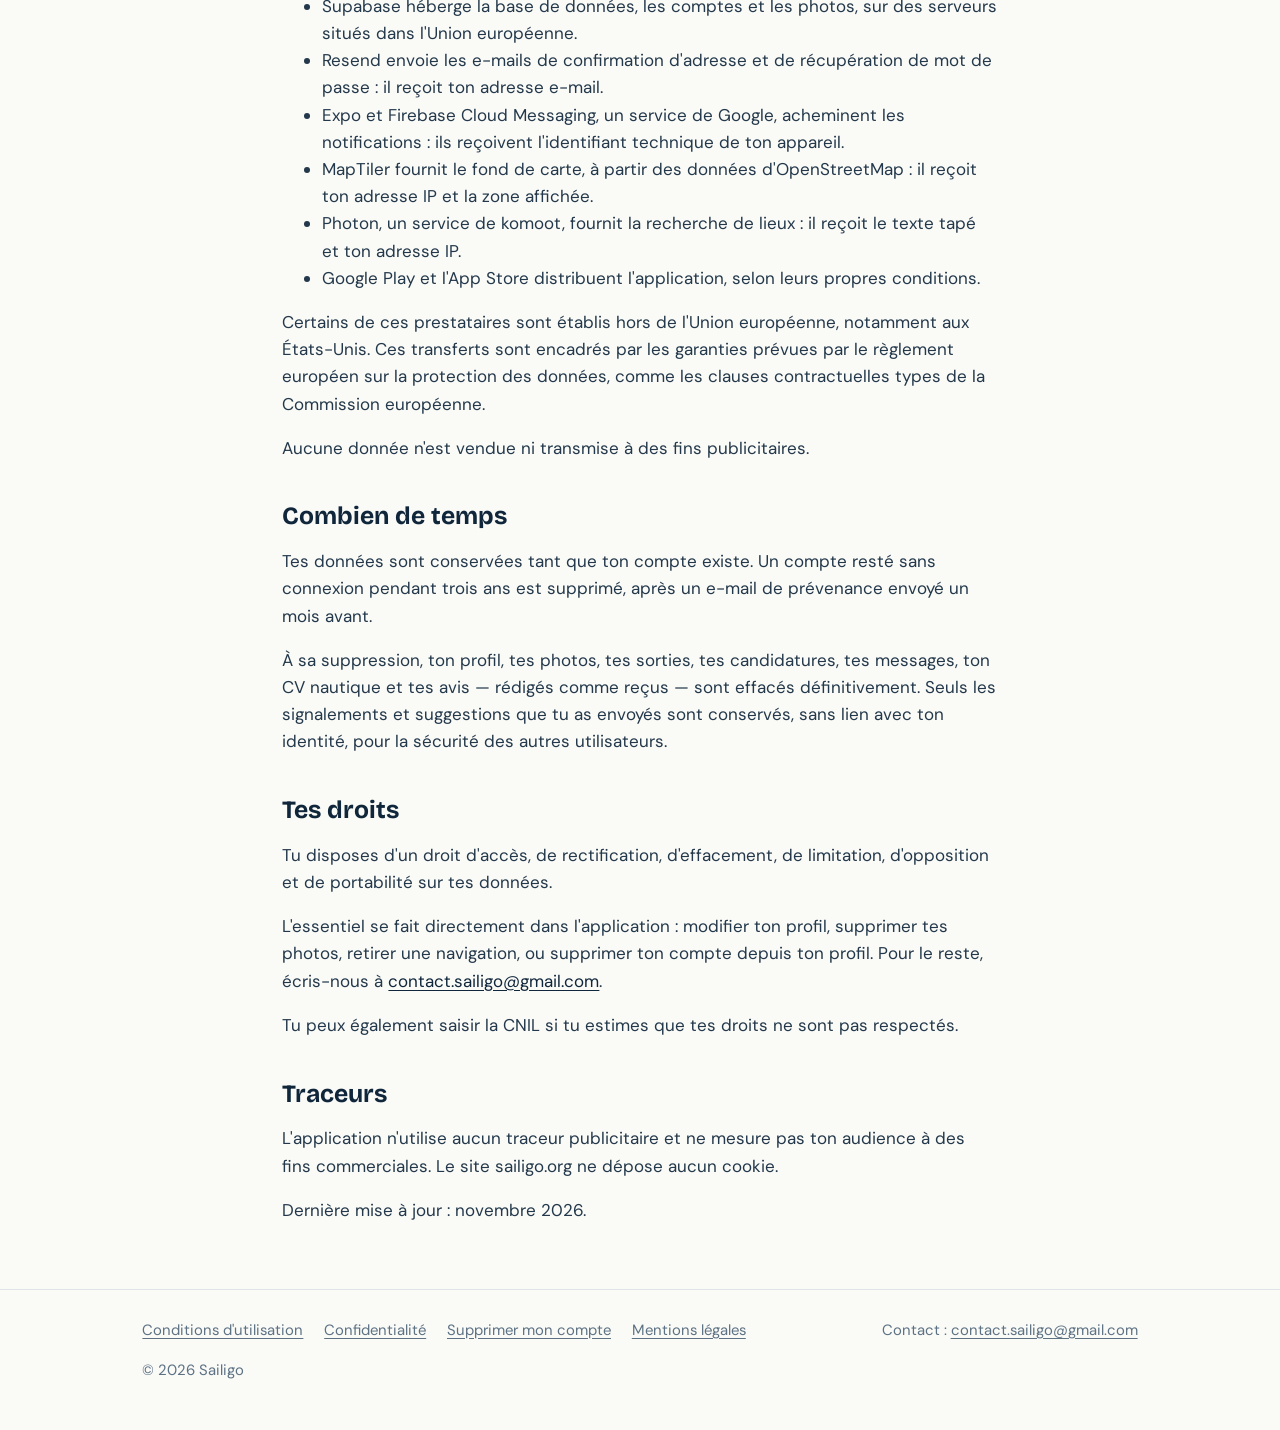
<file: confidentialite.html>
<!DOCTYPE html>
<html lang="fr">
<head>
<meta charset="utf-8">
<meta name="viewport" content="width=device-width, initial-scale=1">
<title>Politique de confidentialité — Sailigo</title>
<meta name="description" content="Politique de confidentialité de l&#x27;application Sailigo.">
<link rel="icon" href="favicon.png">
<link rel="stylesheet" href="style.css">
<link rel="alternate" hreflang="fr" href="https://sailigo.org/confidentialite.html">
<link rel="alternate" hreflang="en" href="https://sailigo.org/en/privacy.html">
<link rel="alternate" hreflang="x-default" href="https://sailigo.org/">
</head>
<body>
<header class="barre">
  <div class="barre-dedans">
    <a class="marque" href="fr/"><img src="icon.png" alt="" width="36" height="36"><span>Sailigo</span></a>
    <nav class="menu" aria-label="Navigation principale">
      <a href="https://app.sailigo.org/evenements-public">Événements</a>
      <a class="menu-ordinateur" href="https://app.sailigo.org">Sur ordinateur</a>
      <a class="menu-langue" href="en/privacy.html" hreflang="en" lang="en" data-langue="en" title="English version">EN</a>
      <a class="menu-action" href="telecharger.html">Télécharger</a>
    </nav>
  </div>
</header>

<main class="document">
  <h1>Politique de confidentialité</h1>
  <p class="maj">Dernière mise à jour : novembre 2026</p>
  <svg class="vague vague-titre" viewBox="0 0 1200 40" preserveAspectRatio="none" aria-hidden="true">
  <path d="M0 20 Q 75 0 150 20 T 300 20 T 450 20 T 600 20 T 750 20 T 900 20 T 1050 20 T 1200 20"
        fill="none" stroke="#E8A838" stroke-width="7" stroke-linecap="round"/>
</svg>
<section><h2>Qui traite tes données</h2>
<p>Pauline Nicolas, éditeur de l'application Sailigo, joignable à <a href="mailto:contact.sailigo@gmail.com">contact.sailigo@gmail.com</a>.</p></section>
<section><h2>Ce que nous collectons</h2>
<p>Ton compte : adresse électronique et mot de passe, géré de façon chiffrée par notre hébergeur — nous n'y avons pas accès.</p>
<p>Ton profil : nom affiché, photos, biographie, port d'attache, niveau d'expérience, postes habituels, diplômes, CV nautique.</p>
<p>Ton activité : sorties publiées, candidatures, disponibilités, avis, signalements, personnes suivies ou bloquées.</p>
<p>Tes échanges : messages privés et messages de groupe.</p>
<p>Ta position : uniquement si tu utilises la recherche autour de toi. Elle sert au calcul d'une distance et n'est pas conservée.</p>
<p>Tes recherches de lieux et l'affichage de la carte : quand tu tapes un port ou consultes la carte, ces demandes sont transmises aux services qui fournissent la recherche d'adresses et le fond de carte, avec l'adresse IP de ton appareil.</p>
<p>Ton appareil : un identifiant technique si tu acceptes les notifications.</p></section>
<section><h2>Pourquoi</h2>
<p>Faire fonctionner le service : afficher les sorties, permettre les candidatures, acheminer les messages.</p>
<p>Assurer la sécurité des personnes : avis réciproques, signalements, blocages.</p>
<p>T'informer : notifications relatives à ton activité, si tu les as acceptées.</p>
<p>La base légale est l'exécution du service auquel tu as souscrit, et notre intérêt légitime à protéger les utilisateurs.</p></section>
<section><h2>Qui y a accès</h2>
<p>Les autres utilisateurs voient ton profil, tes avis et tes publications : ces informations sont publiques au sein de l'application, n'y mets rien que tu ne veuilles rendre visible. Ton CV nautique est privé par défaut : il n'est visible que des personnes avec qui tu es en contact, sauf si tu choisis de le rendre public.</p>
<p>Tes messages privés ne sont lisibles que par ton interlocuteur, et les messages de groupe par les membres de l'équipage. L'éditeur n'y accède jamais, sauf pour traiter un signalement qui les concerne, et uniquement aux messages en cause. Tes signalements ne sont visibles que de l'éditeur.</p>
<p>L'application s'appuie sur des prestataires, qui ne reçoivent que ce dont ils ont besoin pour rendre leur service :</p>
<ul>
<li>Supabase héberge la base de données, les comptes et les photos, sur des serveurs situés dans l'Union européenne.</li>
<li>Resend envoie les e-mails de confirmation d'adresse et de récupération de mot de passe : il reçoit ton adresse e-mail.</li>
<li>Expo et Firebase Cloud Messaging, un service de Google, acheminent les notifications : ils reçoivent l'identifiant technique de ton appareil.</li>
<li>MapTiler fournit le fond de carte, à partir des données d'OpenStreetMap : il reçoit ton adresse IP et la zone affichée.</li>
<li>Photon, un service de komoot, fournit la recherche de lieux : il reçoit le texte tapé et ton adresse IP.</li>
<li>Google Play et l'App Store distribuent l'application, selon leurs propres conditions.</li>
</ul>
<p>Certains de ces prestataires sont établis hors de l'Union européenne, notamment aux États-Unis. Ces transferts sont encadrés par les garanties prévues par le règlement européen sur la protection des données, comme les clauses contractuelles types de la Commission européenne.</p>
<p>Aucune donnée n'est vendue ni transmise à des fins publicitaires.</p></section>
<section><h2>Combien de temps</h2>
<p>Tes données sont conservées tant que ton compte existe. Un compte resté sans connexion pendant trois ans est supprimé, après un e-mail de prévenance envoyé un mois avant.</p>
<p>À sa suppression, ton profil, tes photos, tes sorties, tes candidatures, tes messages, ton CV nautique et tes avis — rédigés comme reçus — sont effacés définitivement. Seuls les signalements et suggestions que tu as envoyés sont conservés, sans lien avec ton identité, pour la sécurité des autres utilisateurs.</p></section>
<section><h2>Tes droits</h2>
<p>Tu disposes d'un droit d'accès, de rectification, d'effacement, de limitation, d'opposition et de portabilité sur tes données.</p>
<p>L'essentiel se fait directement dans l'application : modifier ton profil, supprimer tes photos, retirer une navigation, ou supprimer ton compte depuis ton profil. Pour le reste, écris-nous à <a href="mailto:contact.sailigo@gmail.com">contact.sailigo@gmail.com</a>.</p>
<p>Tu peux également saisir la CNIL si tu estimes que tes droits ne sont pas respectés.</p></section>
<section><h2>Traceurs</h2>
<p>L'application n'utilise aucun traceur publicitaire et ne mesure pas ton audience à des fins commerciales. Le site sailigo.org ne dépose aucun cookie.</p>
<p>Dernière mise à jour : novembre 2026.</p></section>
</main>
<footer class="pied">
  <div class="pied-dedans">
    <nav aria-label="Informations légales">
      <a href="conditions.html">Conditions d'utilisation</a>
      <a href="confidentialite.html">Confidentialité</a>
      <a href="suppression-compte.html">Supprimer mon compte</a>
      <a href="mentions-legales.html">Mentions légales</a>
    </nav>
    <p>Contact : <a href="mailto:contact.sailigo@gmail.com">contact.sailigo@gmail.com</a></p>
    <p>© 2026 Sailigo</p>
  </div>
</footer>
<script>
  document.querySelectorAll('[data-langue]').forEach(function (a) {
    a.addEventListener('click', function () {
      try { localStorage.setItem('langue-site', a.getAttribute('data-langue')); } catch (e) {}
    });
  });
</script>
</body>
</html>
</file>
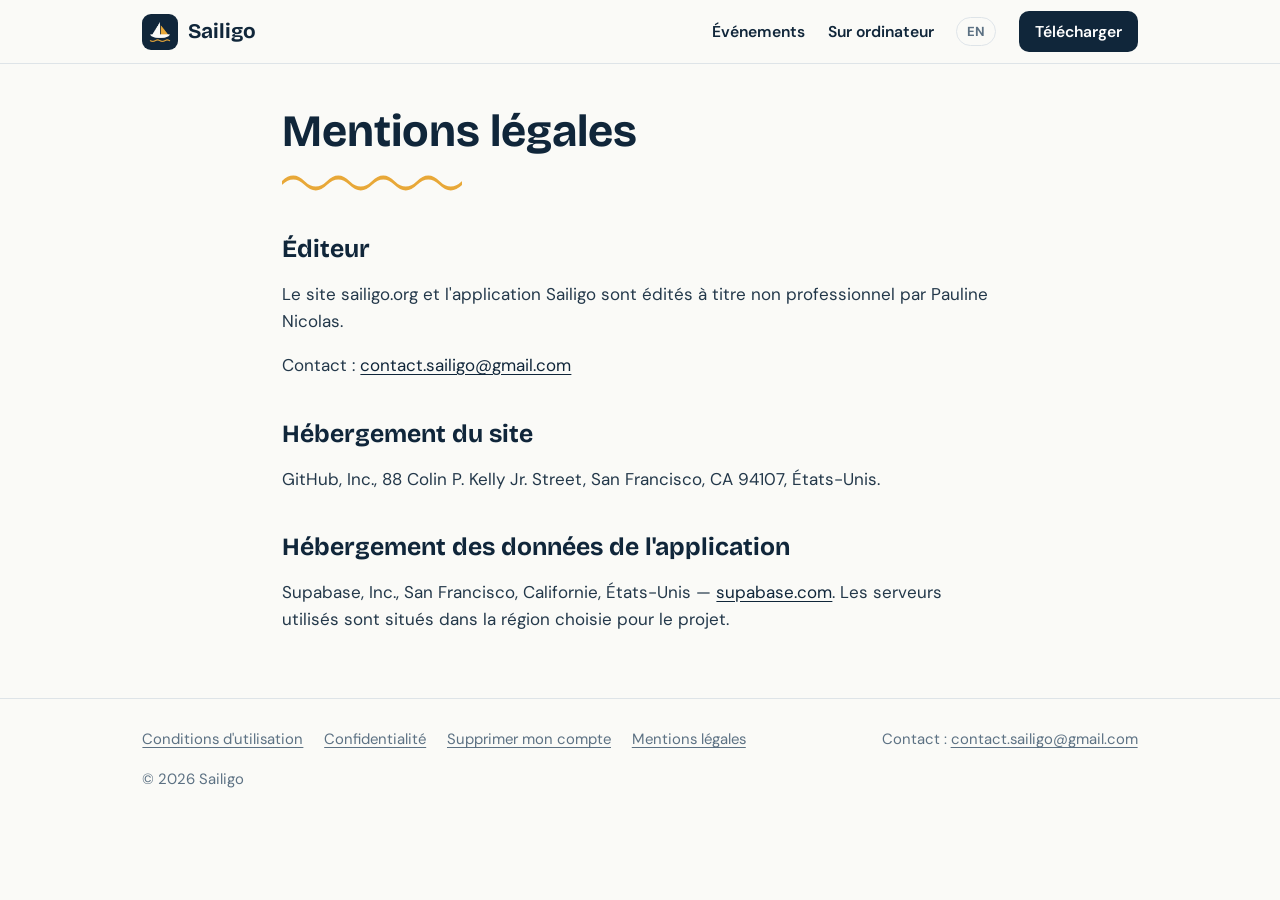
<file: mentions-legales.html>
<!DOCTYPE html>
<html lang="fr">
<head>
<meta charset="utf-8">
<meta name="viewport" content="width=device-width, initial-scale=1">
<title>Mentions légales — Sailigo</title>
<meta name="description" content="Mentions légales du site et de l&#x27;application Sailigo.">
<link rel="icon" href="favicon.png">
<link rel="stylesheet" href="style.css">
<link rel="alternate" hreflang="fr" href="https://sailigo.org/mentions-legales.html">
<link rel="alternate" hreflang="en" href="https://sailigo.org/en/legal-notice.html">
<link rel="alternate" hreflang="x-default" href="https://sailigo.org/">
</head>
<body>
<header class="barre">
  <div class="barre-dedans">
    <a class="marque" href="fr/"><img src="icon.png" alt="" width="36" height="36"><span>Sailigo</span></a>
    <nav class="menu" aria-label="Navigation principale">
      <a href="https://app.sailigo.org/evenements-public">Événements</a>
      <a class="menu-ordinateur" href="https://app.sailigo.org">Sur ordinateur</a>
      <a class="menu-langue" href="en/legal-notice.html" hreflang="en" lang="en" data-langue="en" title="English version">EN</a>
      <a class="menu-action" href="telecharger.html">Télécharger</a>
    </nav>
  </div>
</header>

<main class="document">
  <h1>Mentions légales</h1>
  <svg class="vague vague-titre" viewBox="0 0 1200 40" preserveAspectRatio="none" aria-hidden="true">
  <path d="M0 20 Q 75 0 150 20 T 300 20 T 450 20 T 600 20 T 750 20 T 900 20 T 1050 20 T 1200 20"
        fill="none" stroke="#E8A838" stroke-width="7" stroke-linecap="round"/>
</svg>
  <section>
    <h2>Éditeur</h2>
    <p>Le site sailigo.org et l'application Sailigo sont édités à titre non professionnel par Pauline Nicolas.</p>
    <p>Contact : <a href="mailto:contact.sailigo@gmail.com">contact.sailigo@gmail.com</a></p>
  </section>
  <section>
    <h2>Hébergement du site</h2>
    <p>GitHub, Inc., 88 Colin P. Kelly Jr. Street, San Francisco, CA 94107, États-Unis.</p>
  </section>
  <section>
    <h2>Hébergement des données de l'application</h2>
    <p>Supabase, Inc., San Francisco, Californie, États-Unis — <a href="https://supabase.com">supabase.com</a>. Les serveurs utilisés sont situés dans la région choisie pour le projet.</p>
  </section>
</main>
<footer class="pied">
  <div class="pied-dedans">
    <nav aria-label="Informations légales">
      <a href="conditions.html">Conditions d'utilisation</a>
      <a href="confidentialite.html">Confidentialité</a>
      <a href="suppression-compte.html">Supprimer mon compte</a>
      <a href="mentions-legales.html">Mentions légales</a>
    </nav>
    <p>Contact : <a href="mailto:contact.sailigo@gmail.com">contact.sailigo@gmail.com</a></p>
    <p>© 2026 Sailigo</p>
  </div>
</footer>
<script>
  document.querySelectorAll('[data-langue]').forEach(function (a) {
    a.addEventListener('click', function () {
      try { localStorage.setItem('langue-site', a.getAttribute('data-langue')); } catch (e) {}
    });
  });
</script>
</body>
</html>
</file>
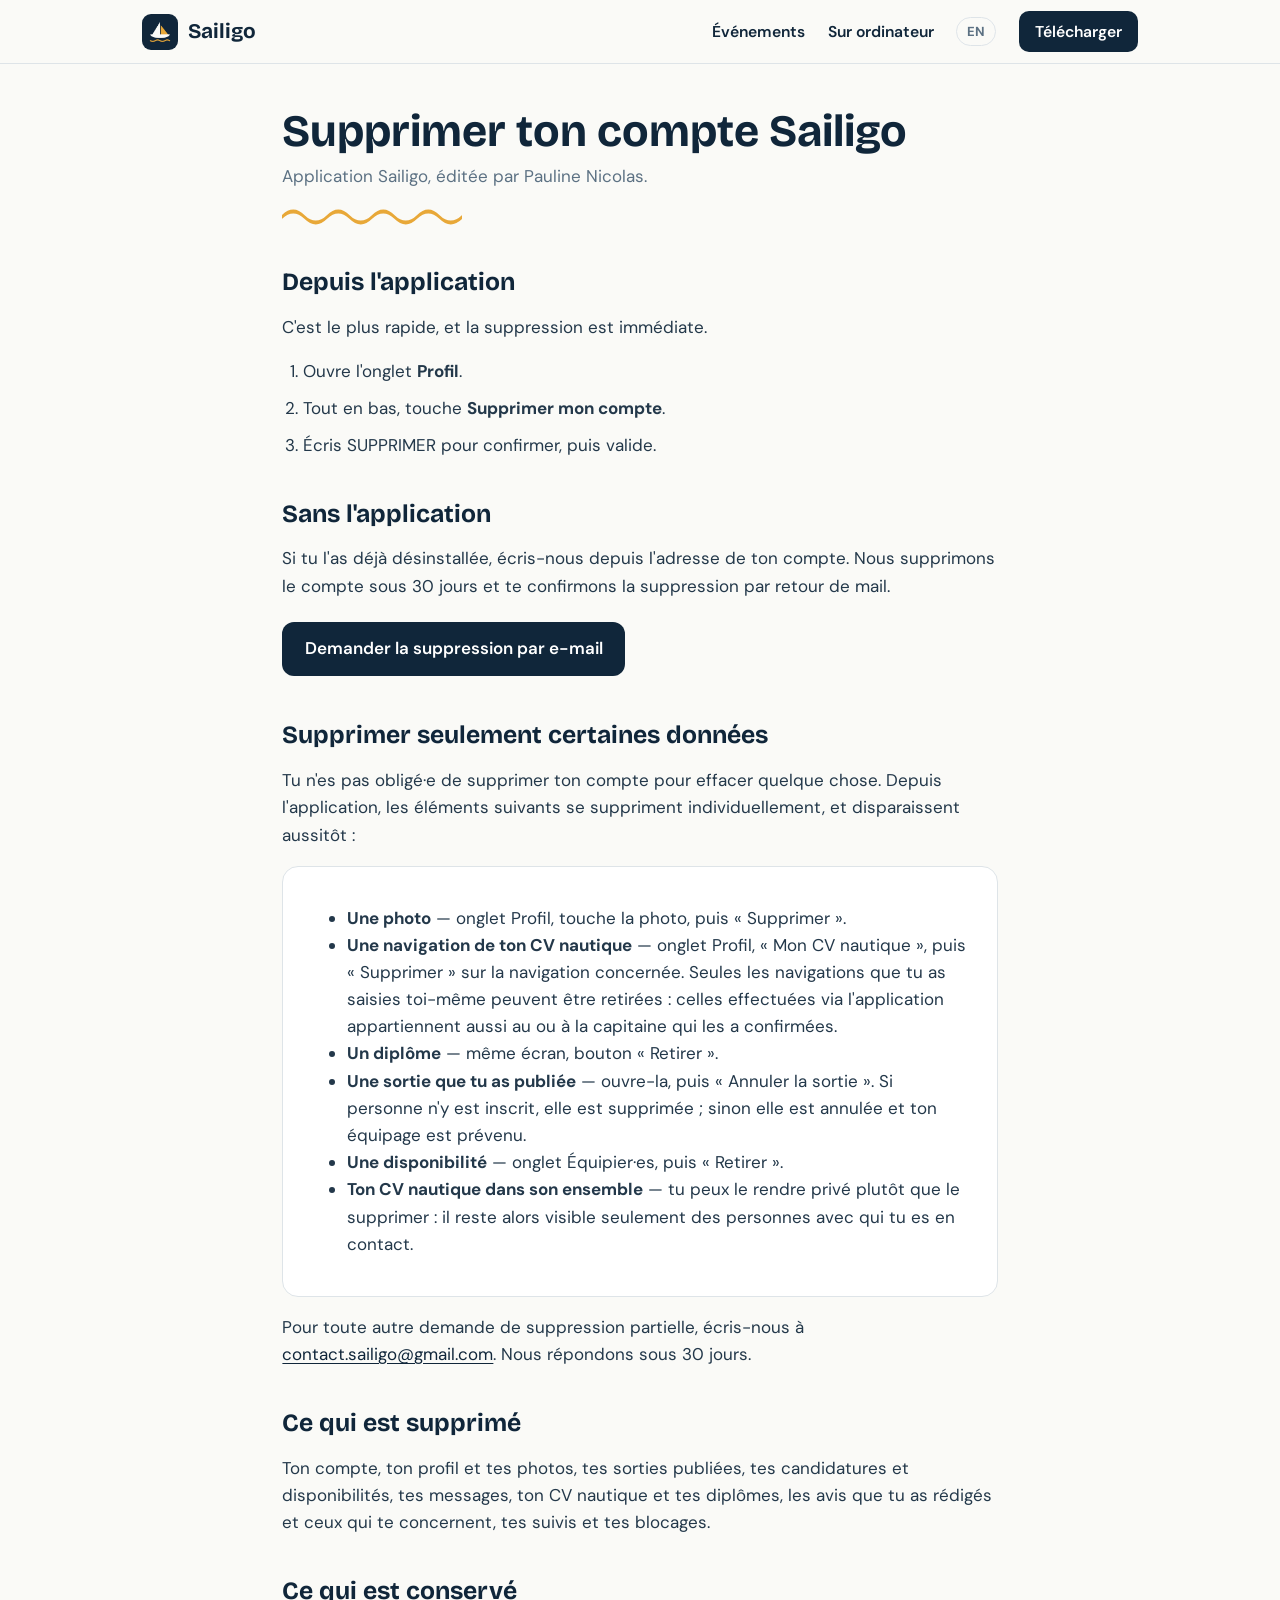
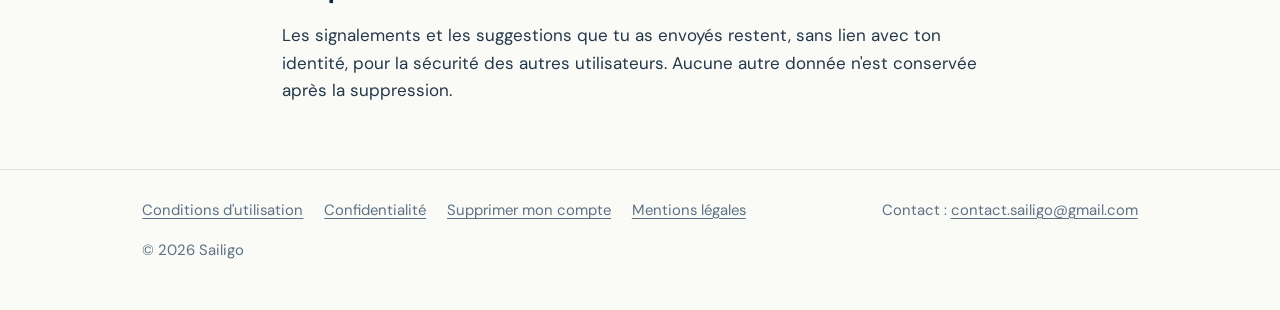
<file: suppression-compte.html>
<!DOCTYPE html>
<html lang="fr">
<head>
<meta charset="utf-8">
<meta name="viewport" content="width=device-width, initial-scale=1">
<title>Supprimer ton compte — Sailigo</title>
<meta name="description" content="Comment supprimer ton compte Sailigo, et ce qui est effacé.">
<link rel="icon" href="favicon.png">
<link rel="stylesheet" href="style.css">
<link rel="alternate" hreflang="fr" href="https://sailigo.org/suppression-compte.html">
<link rel="alternate" hreflang="en" href="https://sailigo.org/en/delete-account.html">
<link rel="alternate" hreflang="x-default" href="https://sailigo.org/">
</head>
<body>
<header class="barre">
  <div class="barre-dedans">
    <a class="marque" href="fr/"><img src="icon.png" alt="" width="36" height="36"><span>Sailigo</span></a>
    <nav class="menu" aria-label="Navigation principale">
      <a href="https://app.sailigo.org/evenements-public">Événements</a>
      <a class="menu-ordinateur" href="https://app.sailigo.org">Sur ordinateur</a>
      <a class="menu-langue" href="en/delete-account.html" hreflang="en" lang="en" data-langue="en" title="English version">EN</a>
      <a class="menu-action" href="telecharger.html">Télécharger</a>
    </nav>
  </div>
</header>

<main class="document">
  <h1>Supprimer ton compte Sailigo</h1>
  <p class="maj">Application Sailigo, éditée par Pauline Nicolas.</p>
  <svg class="vague vague-titre" viewBox="0 0 1200 40" preserveAspectRatio="none" aria-hidden="true">
  <path d="M0 20 Q 75 0 150 20 T 300 20 T 450 20 T 600 20 T 750 20 T 900 20 T 1050 20 T 1200 20"
        fill="none" stroke="#E8A838" stroke-width="7" stroke-linecap="round"/>
</svg>

  <section>
    <h2>Depuis l'application</h2>
    <p>C'est le plus rapide, et la suppression est immédiate.</p>
    <ol class="etapes">
      <li>Ouvre l'onglet <strong>Profil</strong>.</li>
      <li>Tout en bas, touche <strong>Supprimer mon compte</strong>.</li>
      <li>Écris SUPPRIMER pour confirmer, puis valide.</li>
    </ol>
  </section>

  <section>
    <h2>Sans l'application</h2>
    <p>Si tu l'as déjà désinstallée, écris-nous depuis l'adresse de ton compte. Nous supprimons le compte sous 30 jours et te confirmons la suppression par retour de mail.</p>
    <a class="bouton" href="mailto:contact.sailigo@gmail.com?subject=Suppression%20de%20mon%20compte%20Sailigo">Demander la suppression par e-mail</a>
  </section>

  <section>
    <h2>Supprimer seulement certaines données</h2>

  <p>
    Tu n'es pas obligé·e de supprimer ton compte pour effacer quelque chose.
    Depuis l'application, les éléments suivants se suppriment
    individuellement, et disparaissent aussitôt :
  </p>

  <div class="carte">
    <ul>
      <li><strong>Une photo</strong> — onglet Profil, touche la photo, puis « Supprimer ».</li>
      <li><strong>Une navigation de ton CV nautique</strong> — onglet Profil, « Mon CV nautique », puis « Supprimer » sur la navigation concernée. Seules les navigations que tu as saisies toi-même peuvent être retirées : celles effectuées via l'application appartiennent aussi au ou à la capitaine qui les a confirmées.</li>
      <li><strong>Un diplôme</strong> — même écran, bouton « Retirer ».</li>
      <li><strong>Une sortie que tu as publiée</strong> — ouvre-la, puis « Annuler la sortie ». Si personne n'y est inscrit, elle est supprimée ; sinon elle est annulée et ton équipage est prévenu.</li>
      <li><strong>Une disponibilité</strong> — onglet Équipier·es, puis « Retirer ».</li>
      <li><strong>Ton CV nautique dans son ensemble</strong> — tu peux le rendre privé plutôt que le supprimer : il reste alors visible seulement des personnes avec qui tu es en contact.</li>
    </ul>
  </div>

  <p>
    Pour toute autre demande de suppression partielle, écris-nous à
    <a href="mailto:contact.sailigo@gmail.com?subject=Suppression%20de%20donn%C3%A9es">contact.sailigo@gmail.com</a>.
    Nous répondons sous 30 jours.
  </p>

  <h2>Ce qui est supprimé</h2>
    <p>Ton compte, ton profil et tes photos, tes sorties publiées, tes candidatures et disponibilités, tes messages, ton CV nautique et tes diplômes, les avis que tu as rédigés et ceux qui te concernent, tes suivis et tes blocages.</p>
  </section>

  <section>
    <h2>Ce qui est conservé</h2>
    <p>Les signalements et les suggestions que tu as envoyés restent, sans lien avec ton identité, pour la sécurité des autres utilisateurs. Aucune autre donnée n'est conservée après la suppression.</p>
  </section>
</main>
<footer class="pied">
  <div class="pied-dedans">
    <nav aria-label="Informations légales">
      <a href="conditions.html">Conditions d'utilisation</a>
      <a href="confidentialite.html">Confidentialité</a>
      <a href="suppression-compte.html">Supprimer mon compte</a>
      <a href="mentions-legales.html">Mentions légales</a>
    </nav>
    <p>Contact : <a href="mailto:contact.sailigo@gmail.com">contact.sailigo@gmail.com</a></p>
    <p>© 2026 Sailigo</p>
  </div>
</footer>
<script>
  document.querySelectorAll('[data-langue]').forEach(function (a) {
    a.addEventListener('click', function () {
      try { localStorage.setItem('langue-site', a.getAttribute('data-langue')); } catch (e) {}
    });
  });
</script>
</body>
</html>
</file>
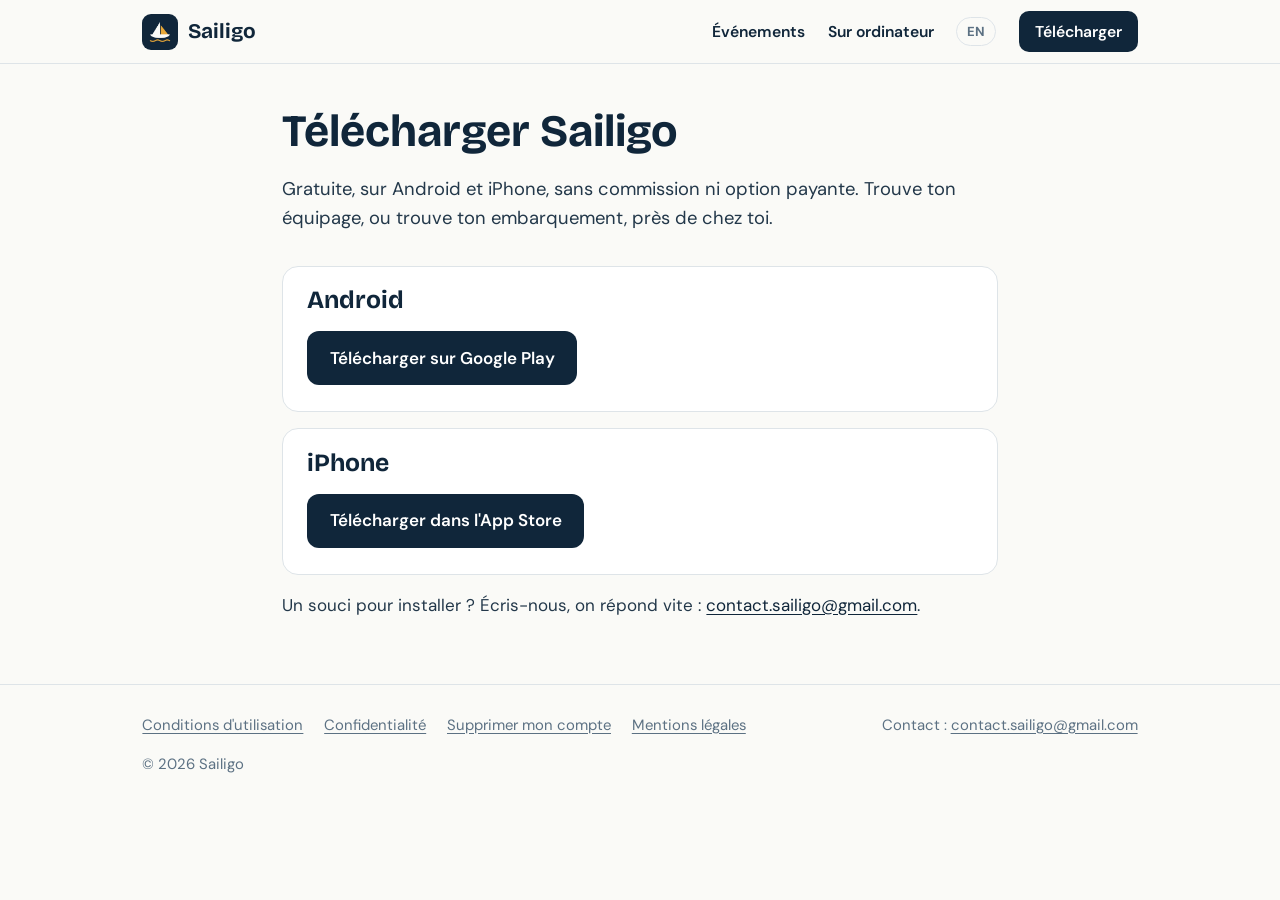
<file: telecharger.html>
<!DOCTYPE html>
<html lang="fr">
<head>
<meta charset="utf-8">
<meta name="viewport" content="width=device-width, initial-scale=1">
<title>Télécharger Sailigo</title>
<link rel="icon" href="favicon.png">
<link rel="stylesheet" href="style.css">
<style>
  .discret { color: var(--encre-douce); font-size: .95rem; }
</style>
<script>
  // Aiguillage selon le téléphone.
  //
  // Le QR code des affiches et des flyers mène ici. Plutôt que d'imprimer
  // un code par magasin, la page envoie chacun vers celui de son
  // téléphone. Sur ordinateur, elle s'affiche normalement.
  //
  // « replace » plutôt qu'un lien : le bouton Retour du téléphone ne
  // ramène pas sur cette page, qui le renverrait aussitôt au magasin.
  (function () {
    var PLAY_STORE = 'https://play.google.com/store/apps/details?id=com.sailigo.app';
    var APP_STORE = 'https://apps.apple.com/fr/app/id6826124470';

    var ua = navigator.userAgent || '';
    var android = /android/i.test(ua);
    // Les iPad récents se présentent comme des Mac : on les reconnaît
    // à leur écran tactile.
    var ios = /iphone|ipad|ipod/i.test(ua)
      || (navigator.platform === 'MacIntel' && navigator.maxTouchPoints > 1);

    if (android) {
      window.location.replace(PLAY_STORE);
    } else if (ios && APP_STORE) {
      window.location.replace(APP_STORE);
    }
  })();
</script>
<link rel="alternate" hreflang="fr" href="https://sailigo.org/telecharger.html">
<link rel="alternate" hreflang="en" href="https://sailigo.org/en/download.html">
<link rel="alternate" hreflang="x-default" href="https://sailigo.org/">
</head>
<body>

<header class="barre">
  <div class="barre-dedans">
    <a class="marque" href="fr/"><img src="icon.png" alt="" width="36" height="36"><span>Sailigo</span></a>
    <nav class="menu" aria-label="Navigation principale">
      <a href="https://app.sailigo.org/evenements-public">Événements</a>
      <a class="menu-ordinateur" href="https://app.sailigo.org">Sur ordinateur</a>
      <a class="menu-langue" href="en/download.html" hreflang="en" lang="en" data-langue="en" title="English version">EN</a>
      <a class="menu-action" href="telecharger.html">Télécharger</a>
    </nav>
  </div>
</header>

<main class="document">
  <h1>Télécharger Sailigo</h1>
  <p class="chapeau">
    Gratuite, sur Android et iPhone, sans commission ni option payante.
    Trouve ton équipage, ou trouve ton embarquement, près de chez toi.
  </p>

  <div class="carte">
    <h2 style="margin-top:0">Android</h2>
    <a class="bouton" href="https://play.google.com/store/apps/details?id=com.sailigo.app">Télécharger sur Google Play</a>
  </div>

  <div class="carte">
    <h2 style="margin-top:0">iPhone</h2>
    <a class="bouton" href="https://apps.apple.com/fr/app/id6826124470">Télécharger dans l'App Store</a>
  </div>

  <p>
    Un souci pour installer ? Écris-nous, on répond vite :
    <a href="mailto:contact.sailigo@gmail.com">contact.sailigo@gmail.com</a>.
  </p>
</main>

<footer class="pied">
  <div class="pied-dedans">
    <nav aria-label="Informations légales">
      <a href="conditions.html">Conditions d'utilisation</a>
      <a href="confidentialite.html">Confidentialité</a>
      <a href="suppression-compte.html">Supprimer mon compte</a>
      <a href="mentions-legales.html">Mentions légales</a>
    </nav>
    <p>Contact : <a href="mailto:contact.sailigo@gmail.com">contact.sailigo@gmail.com</a></p>
    <p>© 2026 Sailigo</p>
  </div>
</footer>

<script>
  document.querySelectorAll('[data-langue]').forEach(function (a) {
    a.addEventListener('click', function () {
      try { localStorage.setItem('langue-site', a.getAttribute('data-langue')); } catch (e) {}
    });
  });
</script>
</body>
</html>
</file>
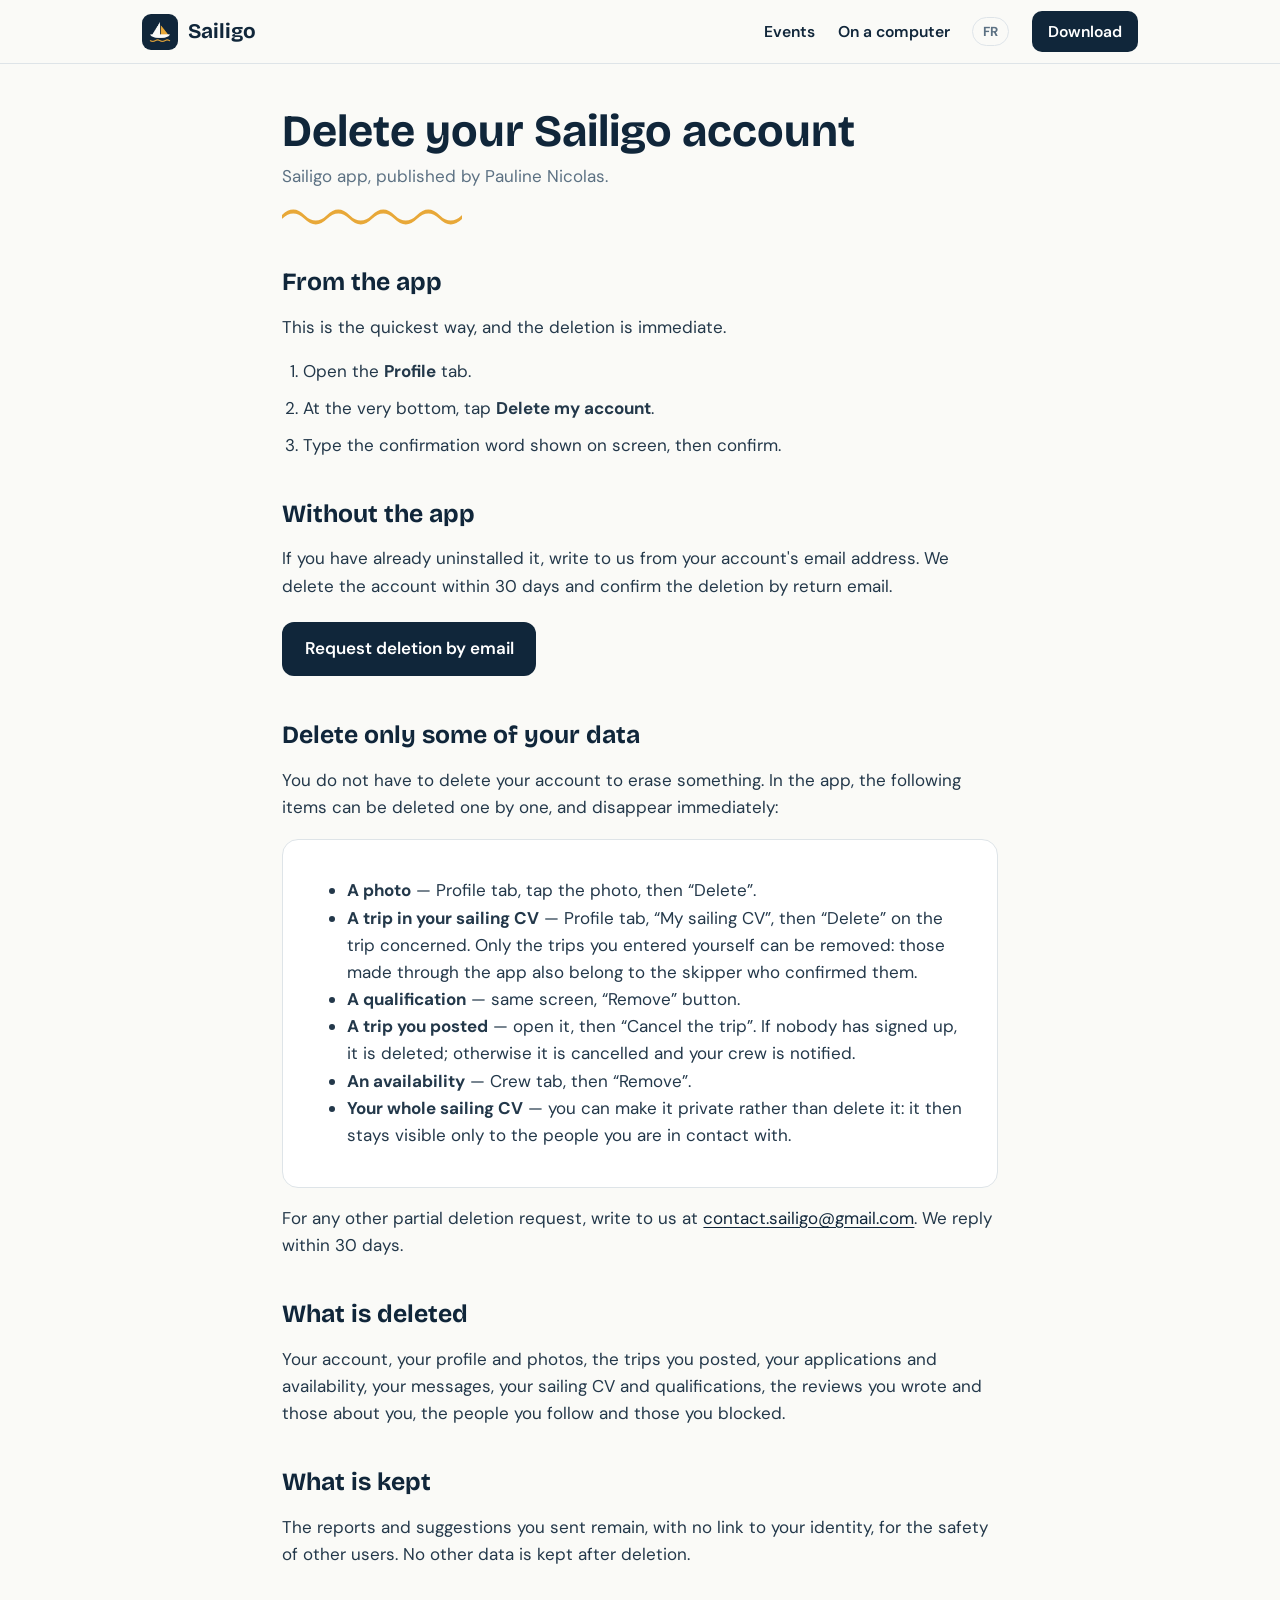
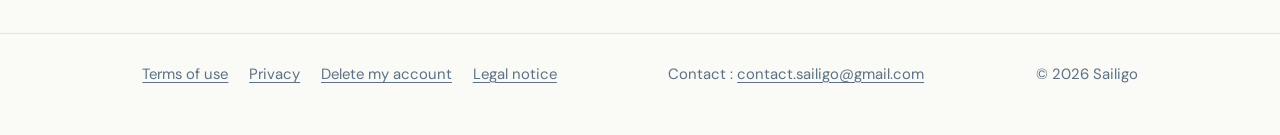
<file: en/delete-account.html>
<!DOCTYPE html>
<html lang="en">
<head>
<meta charset="utf-8">
<meta name="viewport" content="width=device-width, initial-scale=1">
<title>Delete your account — Sailigo</title>
<meta name="description" content="How to delete your Sailigo account, and what is erased.">
<link rel="icon" href="../favicon.png">
<link rel="stylesheet" href="../style.css">
<link rel="alternate" hreflang="fr" href="https://sailigo.org/suppression-compte.html">
<link rel="alternate" hreflang="en" href="https://sailigo.org/en/delete-account.html">
<link rel="alternate" hreflang="x-default" href="https://sailigo.org/">
</head>
<body>

<header class="barre">
  <div class="barre-dedans">
    <a class="marque" href="./"><img src="../icon.png" alt="" width="36" height="36"><span>Sailigo</span></a>
    <nav class="menu" aria-label="Main navigation">
      <a href="https://app.sailigo.org/evenements-public">Events</a>
      <a class="menu-ordinateur" href="https://app.sailigo.org">On a computer</a>
      <a class="menu-langue" href="../suppression-compte.html" hreflang="fr" lang="fr" data-langue="fr" title="Version française">FR</a>
      <a class="menu-action" href="download.html">Download</a>
    </nav>
  </div>
</header>

<main class="document">
  <h1>Delete your Sailigo account</h1>
  <p class="maj">Sailigo app, published by Pauline Nicolas.</p>
  <svg class="vague vague-titre" viewBox="0 0 1200 40" preserveAspectRatio="none" aria-hidden="true">
  <path d="M0 20 Q 75 0 150 20 T 300 20 T 450 20 T 600 20 T 750 20 T 900 20 T 1050 20 T 1200 20"
        fill="none" stroke="#E8A838" stroke-width="7" stroke-linecap="round"/>
</svg>

  <section>
    <h2>From the app</h2>
    <p>This is the quickest way, and the deletion is immediate.</p>
    <ol class="etapes">
      <li>Open the <strong>Profile</strong> tab.</li>
      <li>At the very bottom, tap <strong>Delete my account</strong>.</li>
      <li>Type the confirmation word shown on screen, then confirm.</li>
    </ol>
  </section>

  <section>
    <h2>Without the app</h2>
    <p>If you have already uninstalled it, write to us from your account's email address. We delete the account within 30 days and confirm the deletion by return email.</p>
    <a class="bouton" href="mailto:contact.sailigo@gmail.com?subject=Deletion%20of%20my%20Sailigo%20account">Request deletion by email</a>
  </section>

  <section>
    <h2>Delete only some of your data</h2>

  <p>
    You do not have to delete your account to erase something.
    In the app, the following items can be deleted one by one,
    and disappear immediately:
  </p>

  <div class="carte">
    <ul>
      <li><strong>A photo</strong> — Profile tab, tap the photo, then “Delete”.</li>
      <li><strong>A trip in your sailing CV</strong> — Profile tab, “My sailing CV”, then “Delete” on the trip concerned. Only the trips you entered yourself can be removed: those made through the app also belong to the skipper who confirmed them.</li>
      <li><strong>A qualification</strong> — same screen, “Remove” button.</li>
      <li><strong>A trip you posted</strong> — open it, then “Cancel the trip”. If nobody has signed up, it is deleted; otherwise it is cancelled and your crew is notified.</li>
      <li><strong>An availability</strong> — Crew tab, then “Remove”.</li>
      <li><strong>Your whole sailing CV</strong> — you can make it private rather than delete it: it then stays visible only to the people you are in contact with.</li>
    </ul>
  </div>

  <p>
    For any other partial deletion request, write to us at
    <a href="mailto:contact.sailigo@gmail.com?subject=Data%20deletion">contact.sailigo@gmail.com</a>.
    We reply within 30 days.
  </p>

  <h2>What is deleted</h2>
    <p>Your account, your profile and photos, the trips you posted, your applications and availability, your messages, your sailing CV and qualifications, the reviews you wrote and those about you, the people you follow and those you blocked.</p>
  </section>

  <section>
    <h2>What is kept</h2>
    <p>The reports and suggestions you sent remain, with no link to your identity, for the safety of other users. No other data is kept after deletion.</p>
  </section>
</main>

<footer class="pied">
  <div class="pied-dedans">
    <nav aria-label="Legal information">
      <a href="terms.html">Terms of use</a>
      <a href="privacy.html">Privacy</a>
      <a href="delete-account.html">Delete my account</a>
      <a href="legal-notice.html">Legal notice</a>
    </nav>
    <p>Contact : <a href="mailto:contact.sailigo@gmail.com">contact.sailigo@gmail.com</a></p>
    <p>© 2026 Sailigo</p>
  </div>
</footer>

<script>
  document.querySelectorAll('[data-langue]').forEach(function (a) {
    a.addEventListener('click', function () {
      try { localStorage.setItem('langue-site', a.getAttribute('data-langue')); } catch (e) {}
    });
  });
</script>
</body>
</html>
</file>
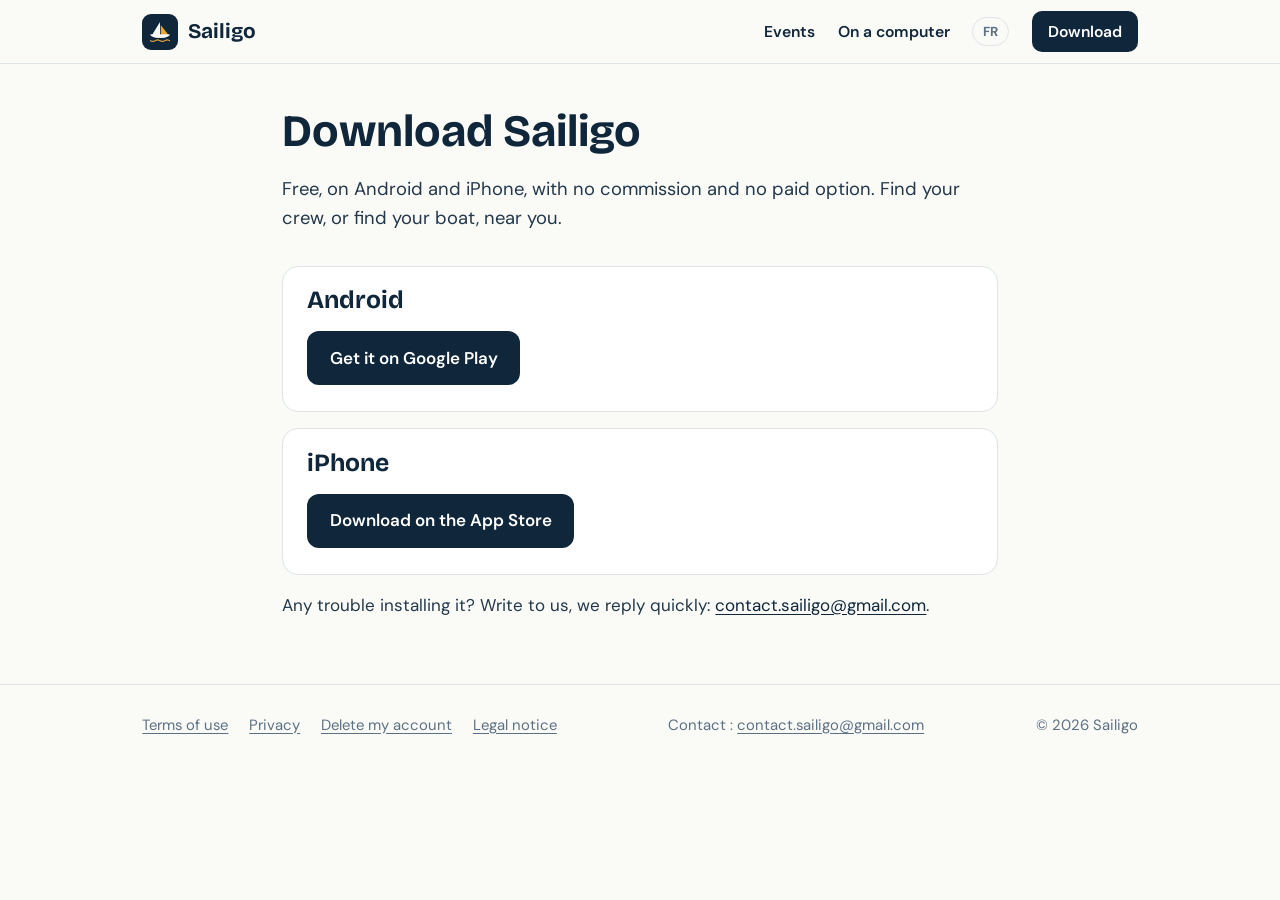
<file: en/download.html>
<!DOCTYPE html>
<html lang="en">
<head>
<meta charset="utf-8">
<meta name="viewport" content="width=device-width, initial-scale=1">
<title>Download Sailigo</title>
<meta name="description" content="Download Sailigo for free, on Android and iPhone.">
<link rel="icon" href="../favicon.png">
<link rel="stylesheet" href="../style.css">
<link rel="alternate" hreflang="fr" href="https://sailigo.org/telecharger.html">
<link rel="alternate" hreflang="en" href="https://sailigo.org/en/download.html">
<link rel="alternate" hreflang="x-default" href="https://sailigo.org/">
<style>
  .discret { color: var(--encre-douce); font-size: .95rem; }
</style>
<script>
  // Phones go straight to their own store; computers see the page.
  (function () {
    var ua = navigator.userAgent || '';
    var android = /android/i.test(ua);
    var ios = /iphone|ipad|ipod/i.test(ua)
      || (navigator.platform === 'MacIntel' && navigator.maxTouchPoints > 1);
    if (android) window.location.replace('https://play.google.com/store/apps/details?id=com.sailigo.app');
    else if (ios) window.location.replace('https://apps.apple.com/app/id6826124470');
  })();
</script>
</head>
<body>

<header class="barre">
  <div class="barre-dedans">
    <a class="marque" href="./"><img src="../icon.png" alt="" width="36" height="36"><span>Sailigo</span></a>
    <nav class="menu" aria-label="Main navigation">
      <a href="https://app.sailigo.org/evenements-public">Events</a>
      <a class="menu-ordinateur" href="https://app.sailigo.org">On a computer</a>
      <a class="menu-langue" href="../telecharger.html" hreflang="fr" lang="fr" data-langue="fr" title="Version française">FR</a>
      <a class="menu-action" href="download.html">Download</a>
    </nav>
  </div>
</header>

<main class="document">
  <h1>Download Sailigo</h1>
  <p class="chapeau">
    Free, on Android and iPhone, with no commission and no paid option.
    Find your crew, or find your boat, near you.
  </p>

  <div class="carte">
    <h2 style="margin-top:0">Android</h2>
    <a class="bouton" href="https://play.google.com/store/apps/details?id=com.sailigo.app">Get it on Google Play</a>
  </div>

  <div class="carte">
    <h2 style="margin-top:0">iPhone</h2>
    <a class="bouton" href="https://apps.apple.com/app/id6826124470">Download on the App Store</a>
  </div>

  <p>
    Any trouble installing it? Write to us, we reply quickly:
    <a href="mailto:contact.sailigo@gmail.com">contact.sailigo@gmail.com</a>.
  </p>
</main>

<footer class="pied">
  <div class="pied-dedans">
    <nav aria-label="Legal information">
      <a href="terms.html">Terms of use</a>
      <a href="privacy.html">Privacy</a>
      <a href="delete-account.html">Delete my account</a>
      <a href="legal-notice.html">Legal notice</a>
    </nav>
    <p>Contact : <a href="mailto:contact.sailigo@gmail.com">contact.sailigo@gmail.com</a></p>
    <p>© 2026 Sailigo</p>
  </div>
</footer>

<script>
  document.querySelectorAll('[data-langue]').forEach(function (a) {
    a.addEventListener('click', function () {
      try { localStorage.setItem('langue-site', a.getAttribute('data-langue')); } catch (e) {}
    });
  });
</script>
</body>
</html>
</file>
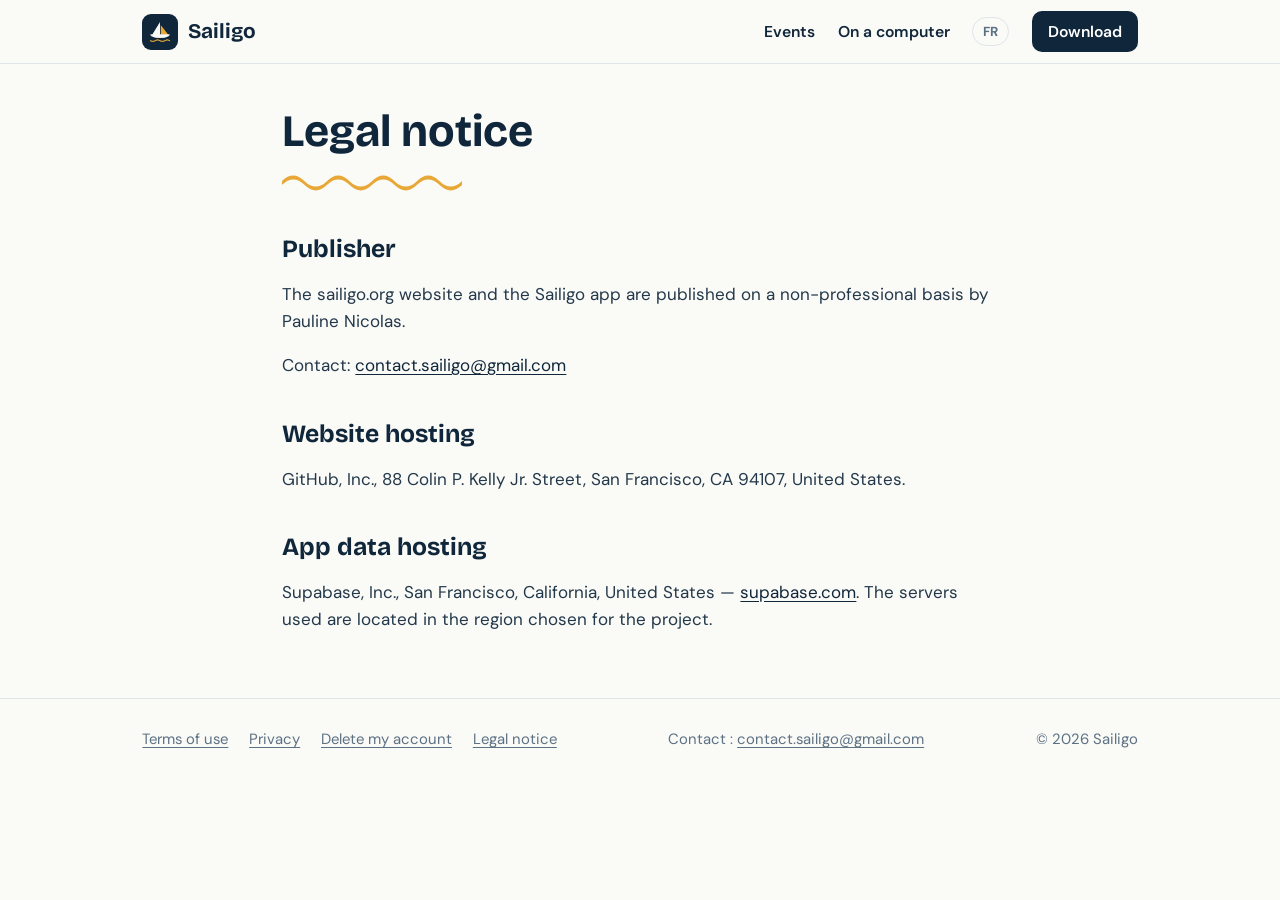
<file: en/legal-notice.html>
<!DOCTYPE html>
<html lang="en">
<head>
<meta charset="utf-8">
<meta name="viewport" content="width=device-width, initial-scale=1">
<title>Legal notice — Sailigo</title>
<meta name="description" content="Legal notice of the Sailigo website and app.">
<link rel="icon" href="../favicon.png">
<link rel="stylesheet" href="../style.css">
<link rel="alternate" hreflang="fr" href="https://sailigo.org/mentions-legales.html">
<link rel="alternate" hreflang="en" href="https://sailigo.org/en/legal-notice.html">
<link rel="alternate" hreflang="x-default" href="https://sailigo.org/">
</head>
<body>

<header class="barre">
  <div class="barre-dedans">
    <a class="marque" href="./"><img src="../icon.png" alt="" width="36" height="36"><span>Sailigo</span></a>
    <nav class="menu" aria-label="Main navigation">
      <a href="https://app.sailigo.org/evenements-public">Events</a>
      <a class="menu-ordinateur" href="https://app.sailigo.org">On a computer</a>
      <a class="menu-langue" href="../mentions-legales.html" hreflang="fr" lang="fr" data-langue="fr" title="Version française">FR</a>
      <a class="menu-action" href="download.html">Download</a>
    </nav>
  </div>
</header>

<main class="document">
  <h1>Legal notice</h1>
  <svg class="vague vague-titre" viewBox="0 0 1200 40" preserveAspectRatio="none" aria-hidden="true">
  <path d="M0 20 Q 75 0 150 20 T 300 20 T 450 20 T 600 20 T 750 20 T 900 20 T 1050 20 T 1200 20"
        fill="none" stroke="#E8A838" stroke-width="7" stroke-linecap="round"/>
</svg>
  <section>
    <h2>Publisher</h2>
    <p>The sailigo.org website and the Sailigo app are published on a non-professional basis by Pauline Nicolas.</p>
    <p>Contact: <a href="mailto:contact.sailigo@gmail.com">contact.sailigo@gmail.com</a></p>
  </section>
  <section>
    <h2>Website hosting</h2>
    <p>GitHub, Inc., 88 Colin P. Kelly Jr. Street, San Francisco, CA 94107, United States.</p>
  </section>
  <section>
    <h2>App data hosting</h2>
    <p>Supabase, Inc., San Francisco, California, United States — <a href="https://supabase.com">supabase.com</a>. The servers used are located in the region chosen for the project.</p>
  </section>
</main>

<footer class="pied">
  <div class="pied-dedans">
    <nav aria-label="Legal information">
      <a href="terms.html">Terms of use</a>
      <a href="privacy.html">Privacy</a>
      <a href="delete-account.html">Delete my account</a>
      <a href="legal-notice.html">Legal notice</a>
    </nav>
    <p>Contact : <a href="mailto:contact.sailigo@gmail.com">contact.sailigo@gmail.com</a></p>
    <p>© 2026 Sailigo</p>
  </div>
</footer>

<script>
  document.querySelectorAll('[data-langue]').forEach(function (a) {
    a.addEventListener('click', function () {
      try { localStorage.setItem('langue-site', a.getAttribute('data-langue')); } catch (e) {}
    });
  });
</script>
</body>
</html>
</file>
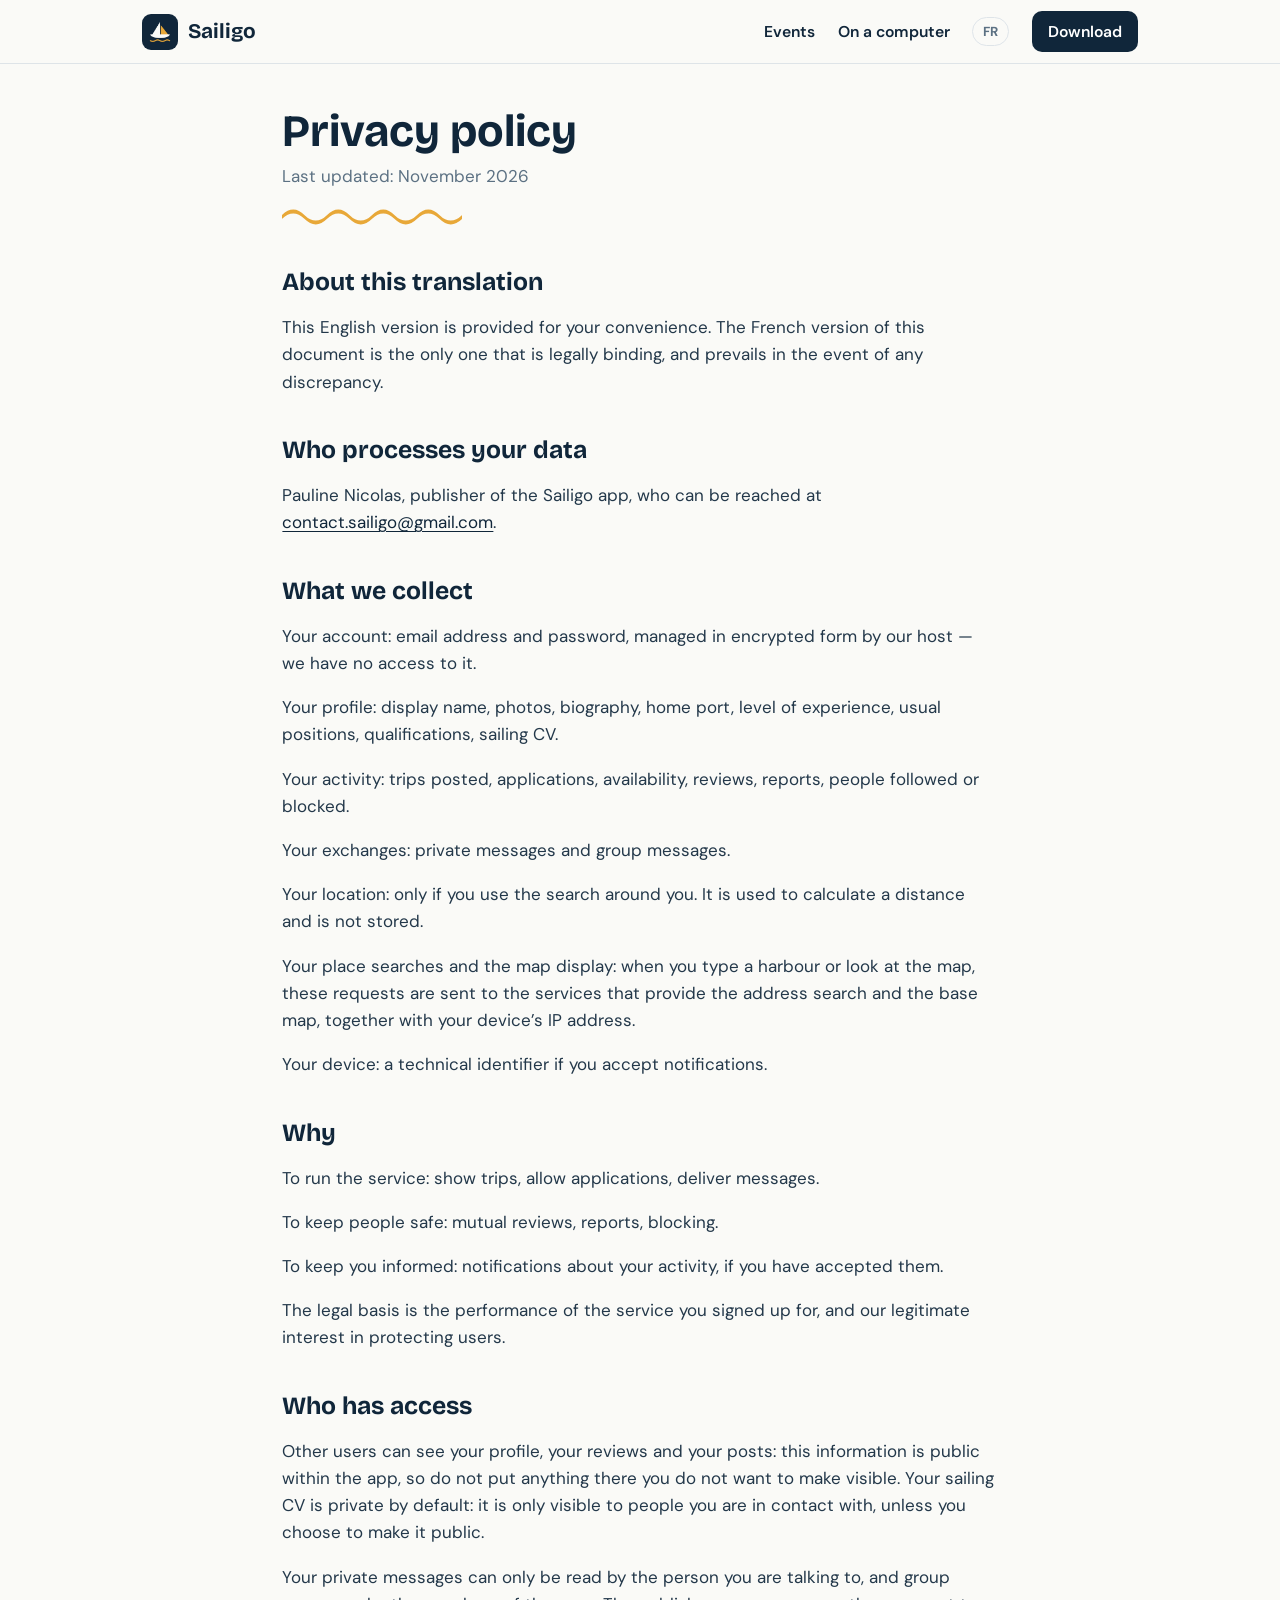
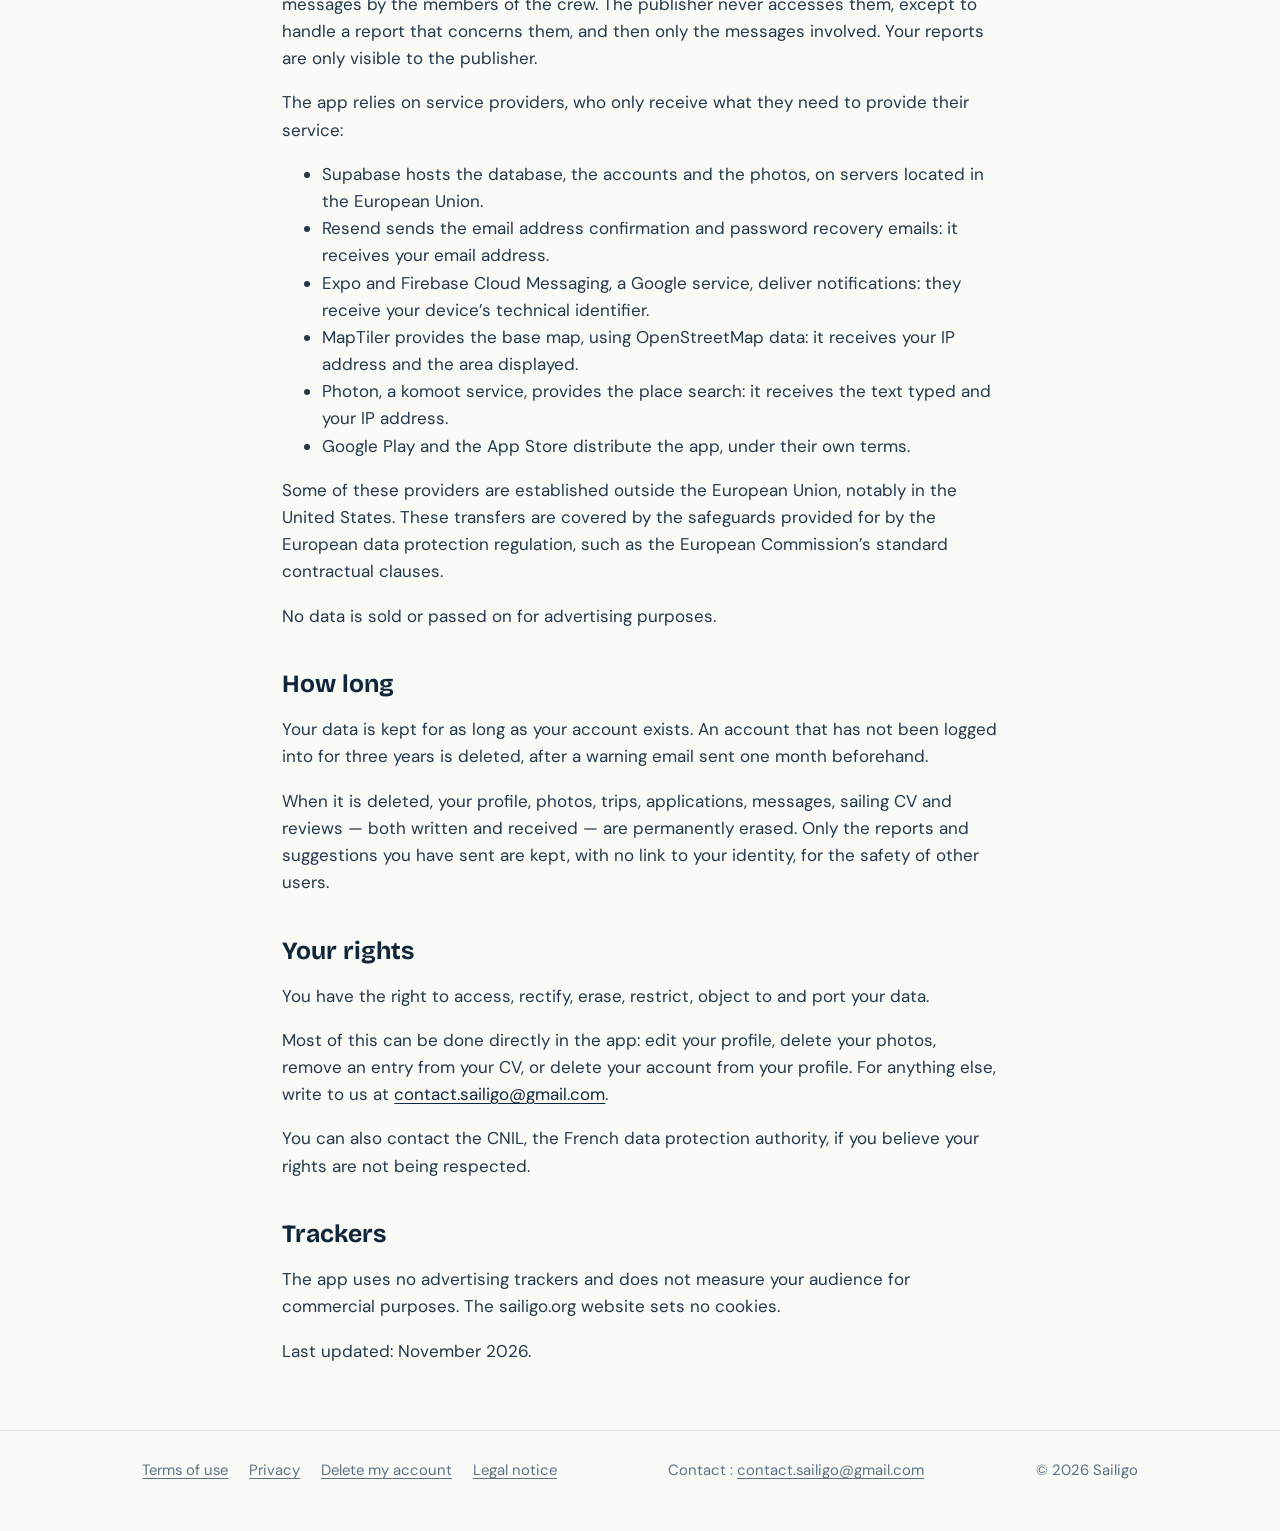
<file: en/privacy.html>
<!DOCTYPE html>
<html lang="en">
<head>
<meta charset="utf-8">
<meta name="viewport" content="width=device-width, initial-scale=1">
<title>Privacy policy — Sailigo</title>
<meta name="description" content="Privacy policy of the Sailigo app.">
<link rel="icon" href="../favicon.png">
<link rel="stylesheet" href="../style.css">
<link rel="alternate" hreflang="fr" href="https://sailigo.org/confidentialite.html">
<link rel="alternate" hreflang="en" href="https://sailigo.org/en/privacy.html">
<link rel="alternate" hreflang="x-default" href="https://sailigo.org/">
</head>
<body>

<header class="barre">
  <div class="barre-dedans">
    <a class="marque" href="./"><img src="../icon.png" alt="" width="36" height="36"><span>Sailigo</span></a>
    <nav class="menu" aria-label="Main navigation">
      <a href="https://app.sailigo.org/evenements-public">Events</a>
      <a class="menu-ordinateur" href="https://app.sailigo.org">On a computer</a>
      <a class="menu-langue" href="../confidentialite.html" hreflang="fr" lang="fr" data-langue="fr" title="Version française">FR</a>
      <a class="menu-action" href="download.html">Download</a>
    </nav>
  </div>
</header>

<main class="document">
  <h1>Privacy policy</h1>
  <p class="maj">Last updated: November 2026</p>
  <svg class="vague vague-titre" viewBox="0 0 1200 40" preserveAspectRatio="none" aria-hidden="true">
  <path d="M0 20 Q 75 0 150 20 T 300 20 T 450 20 T 600 20 T 750 20 T 900 20 T 1050 20 T 1200 20"
        fill="none" stroke="#E8A838" stroke-width="7" stroke-linecap="round"/>
</svg>
<section><h2>About this translation</h2>
<p>This English version is provided for your convenience. The French version of this document is the only one that is legally binding, and prevails in the event of any discrepancy.</p></section>
<section><h2>Who processes your data</h2>
<p>Pauline Nicolas, publisher of the Sailigo app, who can be reached at <a href="mailto:contact.sailigo@gmail.com">contact.sailigo@gmail.com</a>.</p></section>
<section><h2>What we collect</h2>
<p>Your account: email address and password, managed in encrypted form by our host — we have no access to it.</p>
<p>Your profile: display name, photos, biography, home port, level of experience, usual positions, qualifications, sailing CV.</p>
<p>Your activity: trips posted, applications, availability, reviews, reports, people followed or blocked.</p>
<p>Your exchanges: private messages and group messages.</p>
<p>Your location: only if you use the search around you. It is used to calculate a distance and is not stored.</p>
<p>Your place searches and the map display: when you type a harbour or look at the map, these requests are sent to the services that provide the address search and the base map, together with your device’s IP address.</p>
<p>Your device: a technical identifier if you accept notifications.</p></section>
<section><h2>Why</h2>
<p>To run the service: show trips, allow applications, deliver messages.</p>
<p>To keep people safe: mutual reviews, reports, blocking.</p>
<p>To keep you informed: notifications about your activity, if you have accepted them.</p>
<p>The legal basis is the performance of the service you signed up for, and our legitimate interest in protecting users.</p></section>
<section><h2>Who has access</h2>
<p>Other users can see your profile, your reviews and your posts: this information is public within the app, so do not put anything there you do not want to make visible. Your sailing CV is private by default: it is only visible to people you are in contact with, unless you choose to make it public.</p>
<p>Your private messages can only be read by the person you are talking to, and group messages by the members of the crew. The publisher never accesses them, except to handle a report that concerns them, and then only the messages involved. Your reports are only visible to the publisher.</p>
<p>The app relies on service providers, who only receive what they need to provide their service:</p>
<ul>
<li>Supabase hosts the database, the accounts and the photos, on servers located in the European Union.</li>
<li>Resend sends the email address confirmation and password recovery emails: it receives your email address.</li>
<li>Expo and Firebase Cloud Messaging, a Google service, deliver notifications: they receive your device’s technical identifier.</li>
<li>MapTiler provides the base map, using OpenStreetMap data: it receives your IP address and the area displayed.</li>
<li>Photon, a komoot service, provides the place search: it receives the text typed and your IP address.</li>
<li>Google Play and the App Store distribute the app, under their own terms.</li>
</ul>
<p>Some of these providers are established outside the European Union, notably in the United States. These transfers are covered by the safeguards provided for by the European data protection regulation, such as the European Commission’s standard contractual clauses.</p>
<p>No data is sold or passed on for advertising purposes.</p></section>
<section><h2>How long</h2>
<p>Your data is kept for as long as your account exists. An account that has not been logged into for three years is deleted, after a warning email sent one month beforehand.</p>
<p>When it is deleted, your profile, photos, trips, applications, messages, sailing CV and reviews — both written and received — are permanently erased. Only the reports and suggestions you have sent are kept, with no link to your identity, for the safety of other users.</p></section>
<section><h2>Your rights</h2>
<p>You have the right to access, rectify, erase, restrict, object to and port your data.</p>
<p>Most of this can be done directly in the app: edit your profile, delete your photos, remove an entry from your CV, or delete your account from your profile. For anything else, write to us at <a href="mailto:contact.sailigo@gmail.com">contact.sailigo@gmail.com</a>.</p>
<p>You can also contact the CNIL, the French data protection authority, if you believe your rights are not being respected.</p></section>
<section><h2>Trackers</h2>
<p>The app uses no advertising trackers and does not measure your audience for commercial purposes. The sailigo.org website sets no cookies.</p>
<p>Last updated: November 2026.</p></section>
</main>

<footer class="pied">
  <div class="pied-dedans">
    <nav aria-label="Legal information">
      <a href="terms.html">Terms of use</a>
      <a href="privacy.html">Privacy</a>
      <a href="delete-account.html">Delete my account</a>
      <a href="legal-notice.html">Legal notice</a>
    </nav>
    <p>Contact : <a href="mailto:contact.sailigo@gmail.com">contact.sailigo@gmail.com</a></p>
    <p>© 2026 Sailigo</p>
  </div>
</footer>

<script>
  document.querySelectorAll('[data-langue]').forEach(function (a) {
    a.addEventListener('click', function () {
      try { localStorage.setItem('langue-site', a.getAttribute('data-langue')); } catch (e) {}
    });
  });
</script>
</body>
</html>
</file>
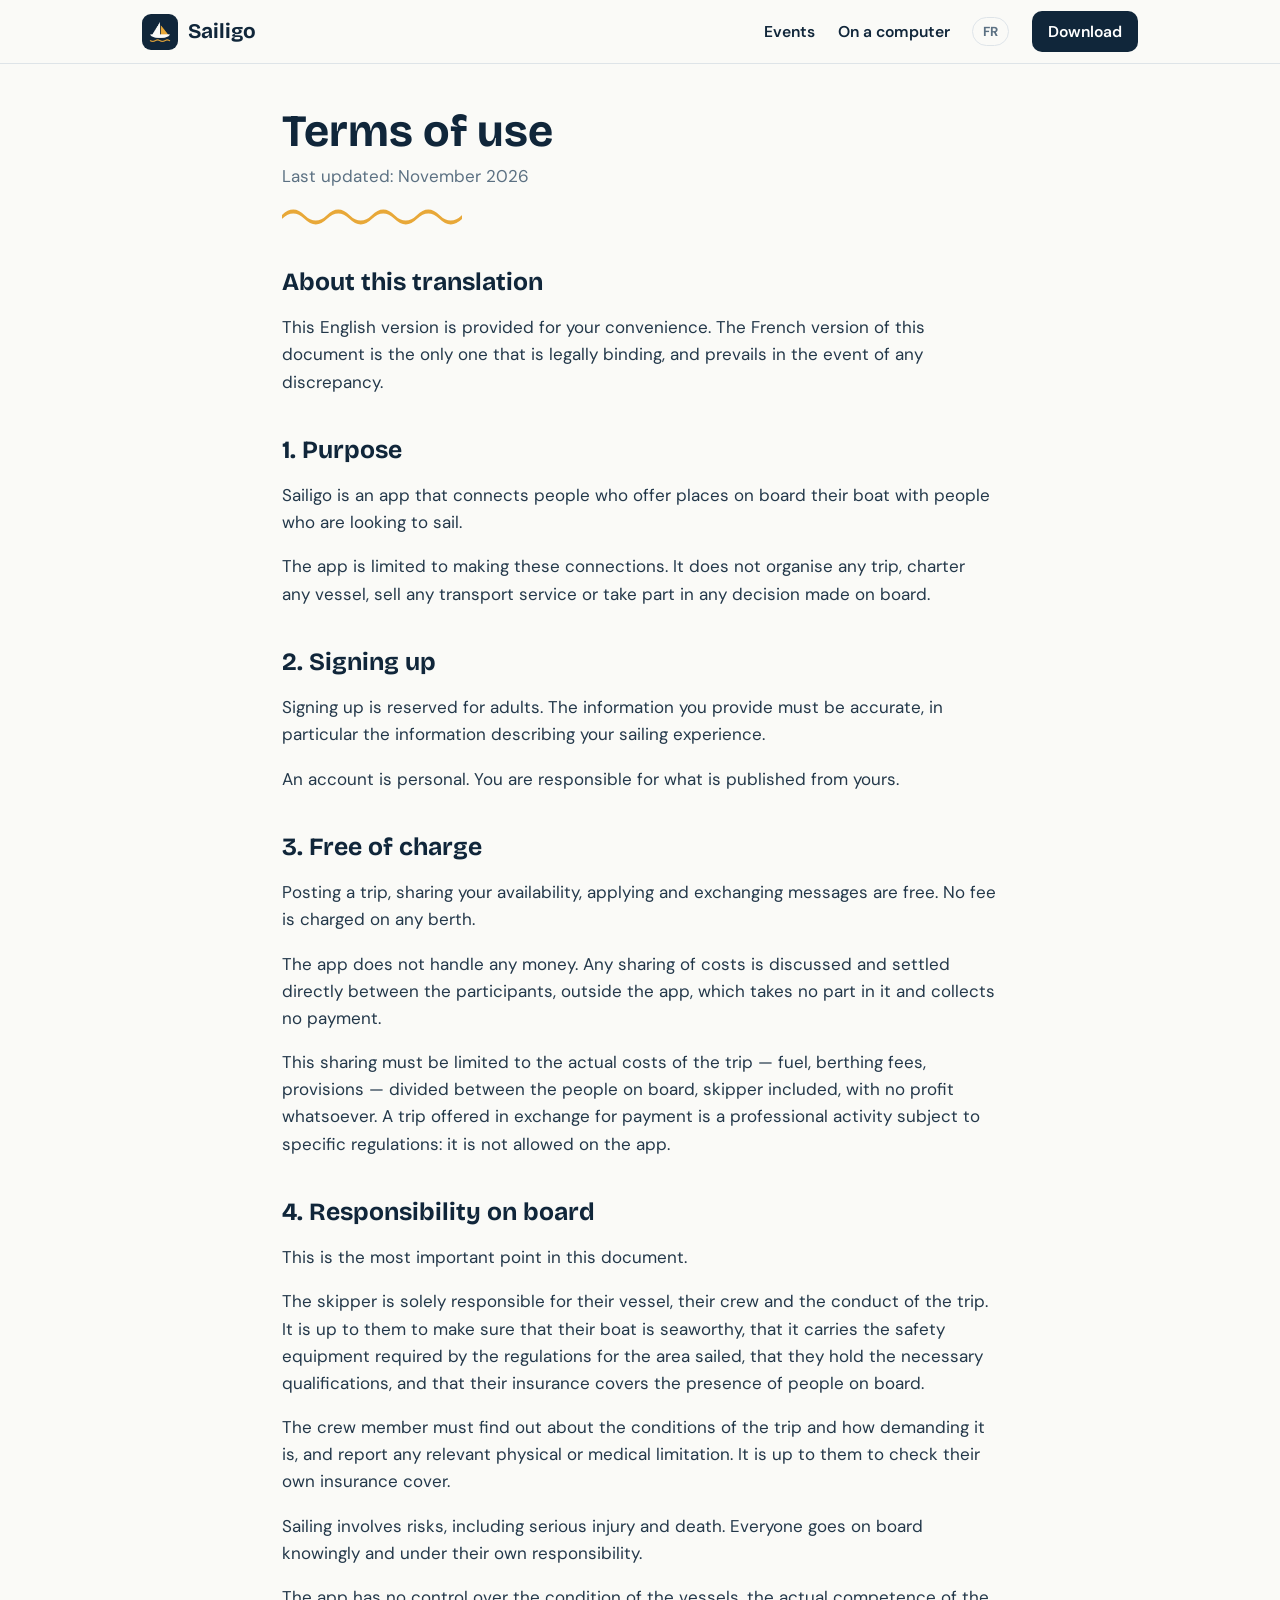
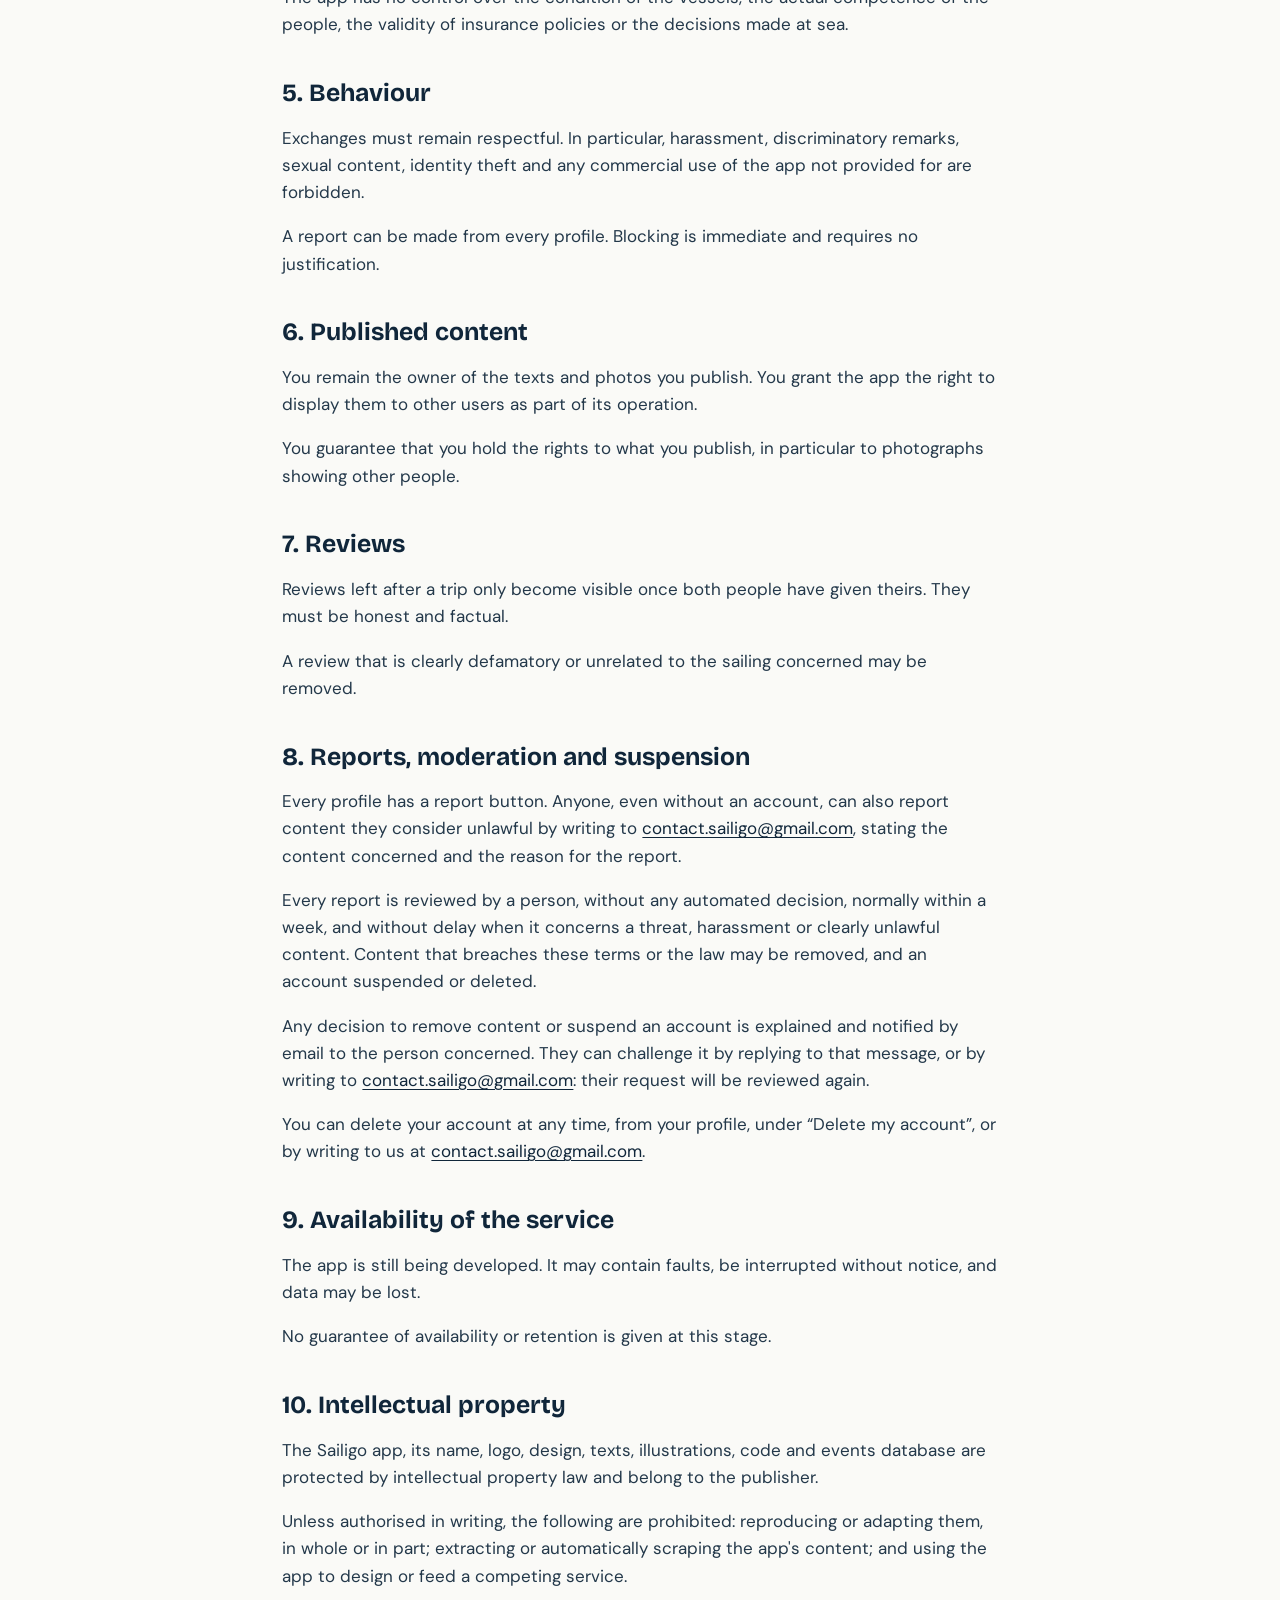
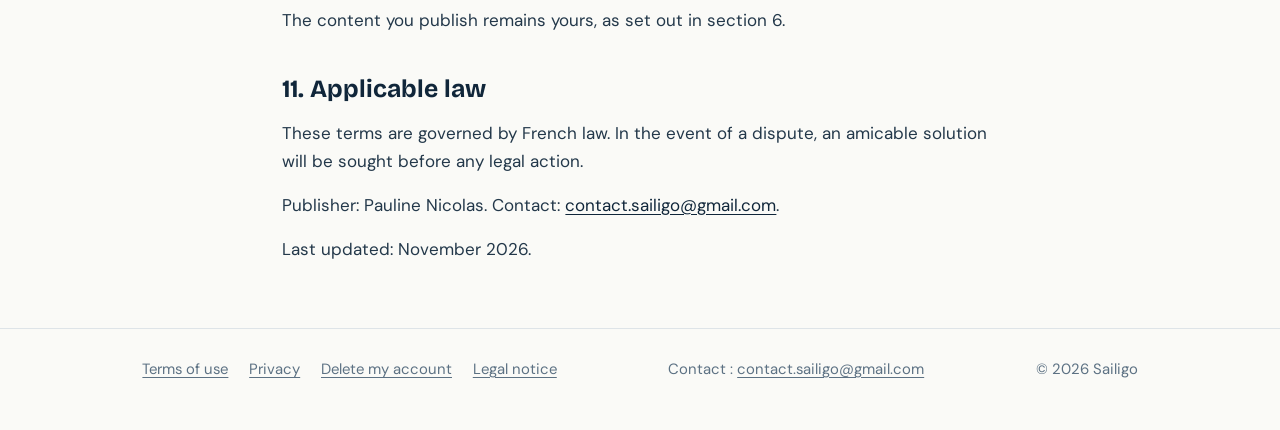
<file: en/terms.html>
<!DOCTYPE html>
<html lang="en">
<head>
<meta charset="utf-8">
<meta name="viewport" content="width=device-width, initial-scale=1">
<title>Terms of use — Sailigo</title>
<meta name="description" content="Terms of use of the Sailigo app.">
<link rel="icon" href="../favicon.png">
<link rel="stylesheet" href="../style.css">
<link rel="alternate" hreflang="fr" href="https://sailigo.org/conditions.html">
<link rel="alternate" hreflang="en" href="https://sailigo.org/en/terms.html">
<link rel="alternate" hreflang="x-default" href="https://sailigo.org/">
</head>
<body>

<header class="barre">
  <div class="barre-dedans">
    <a class="marque" href="./"><img src="../icon.png" alt="" width="36" height="36"><span>Sailigo</span></a>
    <nav class="menu" aria-label="Main navigation">
      <a href="https://app.sailigo.org/evenements-public">Events</a>
      <a class="menu-ordinateur" href="https://app.sailigo.org">On a computer</a>
      <a class="menu-langue" href="../conditions.html" hreflang="fr" lang="fr" data-langue="fr" title="Version française">FR</a>
      <a class="menu-action" href="download.html">Download</a>
    </nav>
  </div>
</header>

<main class="document">
  <h1>Terms of use</h1>
  <p class="maj">Last updated: November 2026</p>
  <svg class="vague vague-titre" viewBox="0 0 1200 40" preserveAspectRatio="none" aria-hidden="true">
  <path d="M0 20 Q 75 0 150 20 T 300 20 T 450 20 T 600 20 T 750 20 T 900 20 T 1050 20 T 1200 20"
        fill="none" stroke="#E8A838" stroke-width="7" stroke-linecap="round"/>
</svg>
<section><h2>About this translation</h2>
<p>This English version is provided for your convenience. The French version of this document is the only one that is legally binding, and prevails in the event of any discrepancy.</p></section>
<section><h2>1. Purpose</h2>
<p>Sailigo is an app that connects people who offer places on board their boat with people who are looking to sail.</p>
<p>The app is limited to making these connections. It does not organise any trip, charter any vessel, sell any transport service or take part in any decision made on board.</p></section>
<section><h2>2. Signing up</h2>
<p>Signing up is reserved for adults. The information you provide must be accurate, in particular the information describing your sailing experience.</p>
<p>An account is personal. You are responsible for what is published from yours.</p></section>
<section><h2>3. Free of charge</h2>
<p>Posting a trip, sharing your availability, applying and exchanging messages are free. No fee is charged on any berth.</p>
<p>The app does not handle any money. Any sharing of costs is discussed and settled directly between the participants, outside the app, which takes no part in it and collects no payment.</p>
<p>This sharing must be limited to the actual costs of the trip — fuel, berthing fees, provisions — divided between the people on board, skipper included, with no profit whatsoever. A trip offered in exchange for payment is a professional activity subject to specific regulations: it is not allowed on the app.</p></section>
<section><h2>4. Responsibility on board</h2>
<p>This is the most important point in this document.</p>
<p>The skipper is solely responsible for their vessel, their crew and the conduct of the trip. It is up to them to make sure that their boat is seaworthy, that it carries the safety equipment required by the regulations for the area sailed, that they hold the necessary qualifications, and that their insurance covers the presence of people on board.</p>
<p>The crew member must find out about the conditions of the trip and how demanding it is, and report any relevant physical or medical limitation. It is up to them to check their own insurance cover.</p>
<p>Sailing involves risks, including serious injury and death. Everyone goes on board knowingly and under their own responsibility.</p>
<p>The app has no control over the condition of the vessels, the actual competence of the people, the validity of insurance policies or the decisions made at sea.</p></section>
<section><h2>5. Behaviour</h2>
<p>Exchanges must remain respectful. In particular, harassment, discriminatory remarks, sexual content, identity theft and any commercial use of the app not provided for are forbidden.</p>
<p>A report can be made from every profile. Blocking is immediate and requires no justification.</p></section>
<section><h2>6. Published content</h2>
<p>You remain the owner of the texts and photos you publish. You grant the app the right to display them to other users as part of its operation.</p>
<p>You guarantee that you hold the rights to what you publish, in particular to photographs showing other people.</p></section>
<section><h2>7. Reviews</h2>
<p>Reviews left after a trip only become visible once both people have given theirs. They must be honest and factual.</p>
<p>A review that is clearly defamatory or unrelated to the sailing concerned may be removed.</p></section>
<section><h2>8. Reports, moderation and suspension</h2>
<p>Every profile has a report button. Anyone, even without an account, can also report content they consider unlawful by writing to <a href="mailto:contact.sailigo@gmail.com">contact.sailigo@gmail.com</a>, stating the content concerned and the reason for the report.</p>
<p>Every report is reviewed by a person, without any automated decision, normally within a week, and without delay when it concerns a threat, harassment or clearly unlawful content. Content that breaches these terms or the law may be removed, and an account suspended or deleted.</p>
<p>Any decision to remove content or suspend an account is explained and notified by email to the person concerned. They can challenge it by replying to that message, or by writing to <a href="mailto:contact.sailigo@gmail.com">contact.sailigo@gmail.com</a>: their request will be reviewed again.</p>
<p>You can delete your account at any time, from your profile, under “Delete my account”, or by writing to us at <a href="mailto:contact.sailigo@gmail.com">contact.sailigo@gmail.com</a>.</p></section>
<section><h2>9. Availability of the service</h2>
<p>The app is still being developed. It may contain faults, be interrupted without notice, and data may be lost.</p>
<p>No guarantee of availability or retention is given at this stage.</p></section>
<section><h2>10. Intellectual property</h2>
<p>The Sailigo app, its name, logo, design, texts, illustrations, code and events database are protected by intellectual property law and belong to the publisher.</p>
<p>Unless authorised in writing, the following are prohibited: reproducing or adapting them, in whole or in part; extracting or automatically scraping the app&#x27;s content; and using the app to design or feed a competing service.</p>
<p>The content you publish remains yours, as set out in section 6.</p></section>
<section><h2>11. Applicable law</h2>
<p>These terms are governed by French law. In the event of a dispute, an amicable solution will be sought before any legal action.</p>
<p>Publisher: Pauline Nicolas. Contact: <a href="mailto:contact.sailigo@gmail.com">contact.sailigo@gmail.com</a>.</p>
<p>Last updated: November 2026.</p></section>
</main>

<footer class="pied">
  <div class="pied-dedans">
    <nav aria-label="Legal information">
      <a href="terms.html">Terms of use</a>
      <a href="privacy.html">Privacy</a>
      <a href="delete-account.html">Delete my account</a>
      <a href="legal-notice.html">Legal notice</a>
    </nav>
    <p>Contact : <a href="mailto:contact.sailigo@gmail.com">contact.sailigo@gmail.com</a></p>
    <p>© 2026 Sailigo</p>
  </div>
</footer>

<script>
  document.querySelectorAll('[data-langue]').forEach(function (a) {
    a.addEventListener('click', function () {
      try { localStorage.setItem('langue-site', a.getAttribute('data-langue')); } catch (e) {}
    });
  });
</script>
</body>
</html>
</file>
<file: style.css>
/* Sailigo — feuille de style commune à toutes les pages du site.
   Mêmes couleurs, mêmes polices et même vague que l'application. */

/* Polices servies depuis ce site, et non depuis les serveurs de Google :
   aucune adresse IP de visiteur n'est transmise à un tiers pour les
   afficher. */
@font-face {
  font-family: 'Bricolage Grotesque';
  src: url('polices/bricolage-grotesque.woff2') format('woff2');
  font-weight: 200 800;
  font-style: normal;
  font-display: swap;
}
@font-face {
  font-family: 'DM Sans';
  src: url('polices/dm-sans.woff2') format('woff2');
  font-weight: 100 1000;
  font-style: normal;
  font-display: swap;
}
@font-face {
  font-family: 'DM Sans';
  src: url('polices/dm-sans-italique.woff2') format('woff2');
  font-weight: 100 1000;
  font-style: italic;
  font-display: swap;
}

:root {
  --encre: #10263A;
  --encre-douce: #5C7183;
  --fond: #FAFAF7;
  --surface: #FFFFFF;
  --bordure: #DEE4E8;
  --ambre: #E8A838;
  --nuit-claire: #1C3A54;
  --largeur: 1040px;
}

* { box-sizing: border-box; }

html { scroll-behavior: smooth; }
@media (prefers-reduced-motion: reduce) { html { scroll-behavior: auto; } }

body {
  margin: 0;
  background: var(--fond);
  color: var(--encre);
  font-family: 'DM Sans', system-ui, -apple-system, sans-serif;
  font-size: 17px;
  line-height: 1.6;
  -webkit-font-smoothing: antialiased;
}

h1, h2, h3 { font-family: 'Bricolage Grotesque', system-ui, sans-serif; line-height: 1.12; font-weight: 700; }
h2 { font-size: 1.55rem; margin: 2.6rem 0 .7rem; }
h3 { font-size: 1.12rem; margin: 1.6rem 0 .4rem; }

a { color: var(--encre); text-underline-offset: 3px; }
a:focus-visible, .bouton:focus-visible { outline: 3px solid var(--ambre); outline-offset: 3px; border-radius: 6px; }

/* ---------- La barre du haut, sur toutes les pages ---------- */

.barre {
  position: sticky;
  top: 0;
  z-index: 10;
  background: rgba(250, 250, 247, .94);
  backdrop-filter: blur(8px);
  border-bottom: 1px solid var(--bordure);
}
.barre-dedans {
  max-width: var(--largeur);
  margin: 0 auto;
  padding: .7rem 1.4rem;
  display: flex;
  align-items: center;
  justify-content: space-between;
  gap: 1rem;
  flex-wrap: wrap;
}
.marque { display: flex; align-items: center; gap: .6rem; text-decoration: none; }
.marque img { width: 36px; height: 36px; border-radius: 9px; }
.marque span { font-family: 'Bricolage Grotesque', sans-serif; font-weight: 700; font-size: 1.3rem; }
.menu { display: flex; align-items: center; gap: .3rem 1.4rem; flex-wrap: wrap; }
.menu a { text-decoration: none; font-weight: 600; font-size: .98rem; }
.menu a:hover { text-decoration: underline; }
.menu .menu-action {
  background: var(--encre);
  color: var(--surface);
  padding: .5rem 1rem;
  border-radius: 10px;
}
.menu .menu-action:hover { text-decoration: none; background: var(--nuit-claire); }

/* ---------- Les boutons ---------- */

.bouton {
  display: inline-block;
  background: var(--encre);
  color: var(--surface);
  text-decoration: none;
  font-weight: 600;
  padding: .85rem 1.4rem;
  border-radius: 12px;
  margin: .3rem .5rem .3rem 0;
}
.bouton:hover { background: var(--nuit-claire); }
.bouton.clair { background: var(--surface); color: var(--encre); border: 1px solid var(--bordure); }
.bouton.clair:hover { border-color: var(--encre); }
.bouton.ambre { background: var(--ambre); color: var(--encre); }
.bouton.ambre:hover { background: #F0B84F; }

/* ---------- L'accueil ---------- */

.ouverture { background: var(--encre); color: var(--surface); position: relative; }
.ouverture-dedans {
  max-width: var(--largeur);
  margin: 0 auto;
  padding: 4.2rem 1.4rem 5.4rem;
}
.ouverture h1 {
  font-size: clamp(2.4rem, 5.6vw, 4rem);
  line-height: 1.02;
  letter-spacing: -.02em;
  margin: 0 0 1.2rem;
}
.ouverture .accroche { font-size: 1.2rem; max-width: 34rem; color: #D5DEE6; margin: 0 0 2rem; }
.ouverture .vague { position: absolute; left: 0; right: 0; bottom: 1.6rem; width: 100%; height: 34px; }
.ouverture-dedans { display: grid; grid-template-columns: 1fr auto; gap: 2.4rem; align-items: center; }
.ouverture h1 span { display: block; }
.telephone {
  position: relative;
  z-index: 1;
  width: 270px;
  margin-bottom: -6rem;
  border: 9px solid #0A1A28;
  border-radius: 38px;
  overflow: hidden;
  background: #0A1A28;
  box-shadow: 0 24px 50px rgba(10, 26, 40, .35);
  transform: rotate(3deg);
}
.telephone img { display: block; width: 100%; height: auto; }

.qr { display: flex; gap: 1rem; align-items: center; margin-top: 1.6rem; padding-top: 1.4rem; border-top: 1px solid var(--bordure); }
.qr img { flex: none; border-radius: 8px; }
.qr p { margin: 0; font-size: .95rem; }

.portes {
  max-width: var(--largeur);
  margin: 0 auto;
  padding: 4.6rem 1.4rem 1rem;
  display: grid;
  grid-template-columns: 1.4fr 1fr;
  gap: 1.4rem;
}
.porte { border-radius: 18px; padding: 1.6rem 1.7rem; }
.porte h2 { margin: 0 0 .5rem; font-size: 1.45rem; }
.porte p { margin: 0 0 1.1rem; color: var(--encre-douce); }
.porte-principale { grid-row: span 2; background: var(--surface); border: 2px solid var(--encre); }
.porte-principale p { font-size: 1.05rem; }
.porte-secondaire { background: var(--surface); border: 1px solid var(--bordure); }
.porte .lien-fort { font-weight: 700; }

.arguments {
  max-width: var(--largeur);
  margin: 0 auto;
  padding: 1rem 1.4rem 1rem;
}
.arguments ul {
  list-style: none;
  padding: 0;
  margin: 0;
  display: grid;
  grid-template-columns: repeat(2, 1fr);
  gap: .4rem 3rem;
}
.arguments li { padding: 1rem 0; border-top: 3px solid var(--ambre); }
.arguments h3 { margin: .6rem 0 .3rem; }
.arguments p { margin: 0; color: var(--encre-douce); font-size: .98rem; }

.rejoindre {
  max-width: var(--largeur);
  margin: 2.4rem auto 0;
  padding: 0 1.4rem;
}
.rejoindre-dedans { background: var(--encre); color: var(--surface); border-radius: 22px; padding: 2.2rem 2rem; }
.rejoindre h2 { margin: 0 0 .4rem; }
.rejoindre p { margin: 0 0 1.2rem; color: #D5DEE6; }

/* ---------- Les pages de texte : conditions, confidentialité… ---------- */

main { max-width: 760px; margin: 0 auto; padding: 2.6rem 1.4rem 3rem; }
main.accueil { max-width: none; padding: 0 0 3rem; }
.document h1 { font-size: clamp(2rem, 5vw, 2.8rem); margin: 0 0 .4rem; }
.document .maj { color: var(--encre-douce); margin: 0; }
.document section { margin-top: .4rem; }
.document p, .document li { color: #23384A; }
.vague-titre { display: block; width: 180px; height: 22px; margin: 1rem 0 1.4rem; }

/* La page de téléchargement */
.chapeau { font-size: 1.15rem; color: var(--encre-douce); margin-bottom: 2rem; }
.carte {
  background: var(--surface);
  border: 1px solid var(--bordure);
  border-radius: 16px;
  padding: 1.3rem 1.5rem;
  margin: 1rem 0;
}

/* ---------- Le pied de page ---------- */

.pied { border-top: 1px solid var(--bordure); color: var(--encre-douce); font-size: .93rem; }
.pied-dedans {
  max-width: var(--largeur);
  margin: 0 auto;
  padding: 1.8rem 1.4rem 3rem;
  display: flex;
  flex-wrap: wrap;
  justify-content: space-between;
  gap: 1rem 2rem;
}
.pied nav { display: flex; flex-wrap: wrap; gap: .4rem 1.3rem; }
.pied a { color: var(--encre-douce); }
.pied p { margin: 0; }

/* ---------- Sur téléphone ---------- */

@media (max-width: 760px) {
  .portes { grid-template-columns: 1fr; }
  .porte-principale { grid-row: auto; }
  .arguments ul { grid-template-columns: 1fr; }
  .ouverture-dedans { padding: 3rem 1.4rem 4.6rem; grid-template-columns: 1fr; }
  .telephone { display: none; }
  .qr { display: none; }
  .portes { padding-top: 2.4rem; }
  .menu { gap: .3rem 1rem; }
  /* Sur un téléphone, « Sur ordinateur » n'a pas de sens, et la barre
     tient ainsi sur une ligne. */
  .menu-ordinateur { display: none; }
  .barre-dedans { flex-wrap: nowrap; padding: .6rem 1rem; }
  .menu { flex-wrap: nowrap; white-space: nowrap; }
}

/* Les étapes numérotées de la suppression de compte : une vraie suite. */
ol.etapes { padding-left: 1.3rem; }
ol.etapes li { margin-bottom: .6rem; }

/* ---------- Le sélecteur de langue, dans la barre du haut ---------- */

.menu .menu-langue {
  font-size: .82rem;
  font-weight: 700;
  letter-spacing: .04em;
  border: 1px solid var(--bordure);
  border-radius: 999px;
  padding: .2rem .6rem;
  color: var(--encre-douce);
}
.menu .menu-langue:hover { border-color: var(--encre); color: var(--encre); text-decoration: none; }

/* ---------- La page d'entrée : le choix de la langue ---------- */

body.entree { background: var(--encre); color: var(--surface); min-height: 100vh; min-height: 100dvh; }
main.entree-dedans {
  max-width: 460px;
  min-height: 100vh;
  min-height: 100dvh;
  margin: 0 auto;
  padding: 3rem 1.4rem 2.4rem;
  display: flex;
  flex-direction: column;
  justify-content: center;
  gap: 2.6rem;
}
.entree-haut { text-align: center; animation: monter .7s ease-out both; }
.entree-bateau { width: 150px; height: 150px; display: block; margin: 0 auto .4rem; }
.entree-haut h1 { font-size: 3rem; letter-spacing: -.03em; margin: 0; color: var(--surface); }
.entree-trait { display: block; width: 36px; height: 3px; border-radius: 2px; background: var(--ambre); margin: 1rem auto 1.4rem; }
.entree-accroche { font-size: 1.2rem; font-weight: 500; margin: 0; }
.entree-accroche-en { font-style: italic; color: rgba(255, 255, 255, .6); margin: .4rem 0 0; }
.entree-bas { display: flex; flex-direction: column; gap: .8rem; animation: monter .7s .12s ease-out both; }
.entree-consigne {
  text-align: center;
  font-size: .78rem;
  font-weight: 700;
  letter-spacing: .1em;
  text-transform: uppercase;
  color: var(--ambre);
  margin: 0 0 .2rem;
}
.entree-choix {
  display: flex;
  align-items: center;
  gap: 1rem;
  padding: 1rem 1.2rem;
  border-radius: 16px;
  text-decoration: none;
  color: var(--surface);
  background: rgba(255, 255, 255, .06);
  border: 1.5px solid rgba(255, 255, 255, .35);
  transition: transform .15s ease, background .15s ease;
}
.entree-choix:hover { transform: translateY(-2px); background: rgba(255, 255, 255, .12); }
.entree-choix:focus-visible { outline: 3px solid var(--ambre); outline-offset: 3px; }
.entree-choix.entree-principal { background: var(--surface); border-color: var(--surface); color: var(--encre); }
.entree-choix.entree-principal:hover { background: #F2F5F7; }
.entree-code {
  flex: none;
  width: 42px;
  height: 42px;
  border-radius: 50%;
  display: grid;
  place-items: center;
  font-weight: 700;
  font-size: .85rem;
  letter-spacing: .04em;
  border: 1.5px solid currentColor;
  opacity: .9;
}
.entree-libelle { flex: 1; display: flex; flex-direction: column; line-height: 1.3; }
.entree-libelle strong { font-family: 'Bricolage Grotesque', sans-serif; font-size: 1.2rem; }
.entree-libelle span { font-size: .92rem; opacity: .7; }
.entree-fleche { font-size: 1.3rem; }
@keyframes monter { from { opacity: 0; transform: translateY(14px); } to { opacity: 1; transform: none; } }
@media (prefers-reduced-motion: reduce) { .entree-haut, .entree-bas { animation: none; } }

/* Sur un petit téléphone, avec le sélecteur de langue, la barre ne
   tiendrait plus : le logo seul suffit à reconnaître Sailigo. */
@media (max-width: 480px) {
  .marque span { display: none; }
  .menu { gap: .3rem .8rem; }
}
.entree-accroche span { display: block; }
</file>
